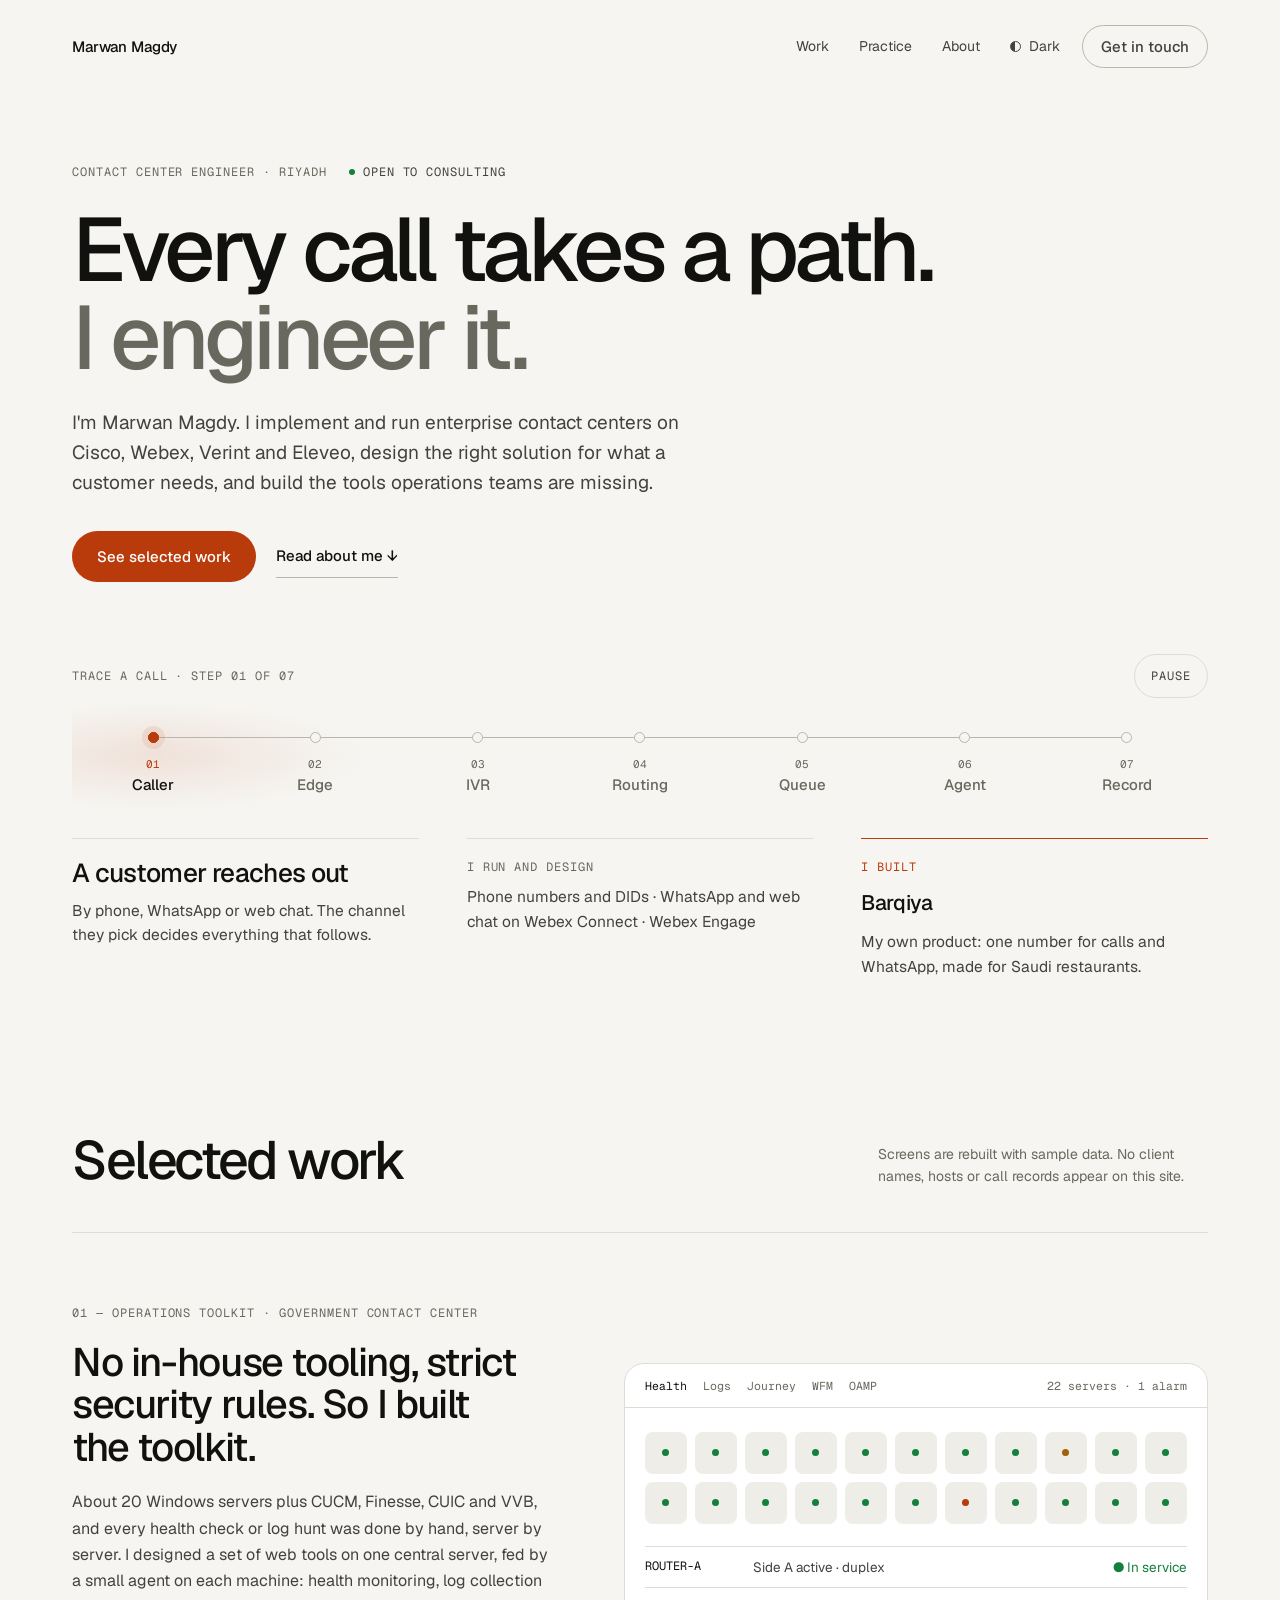
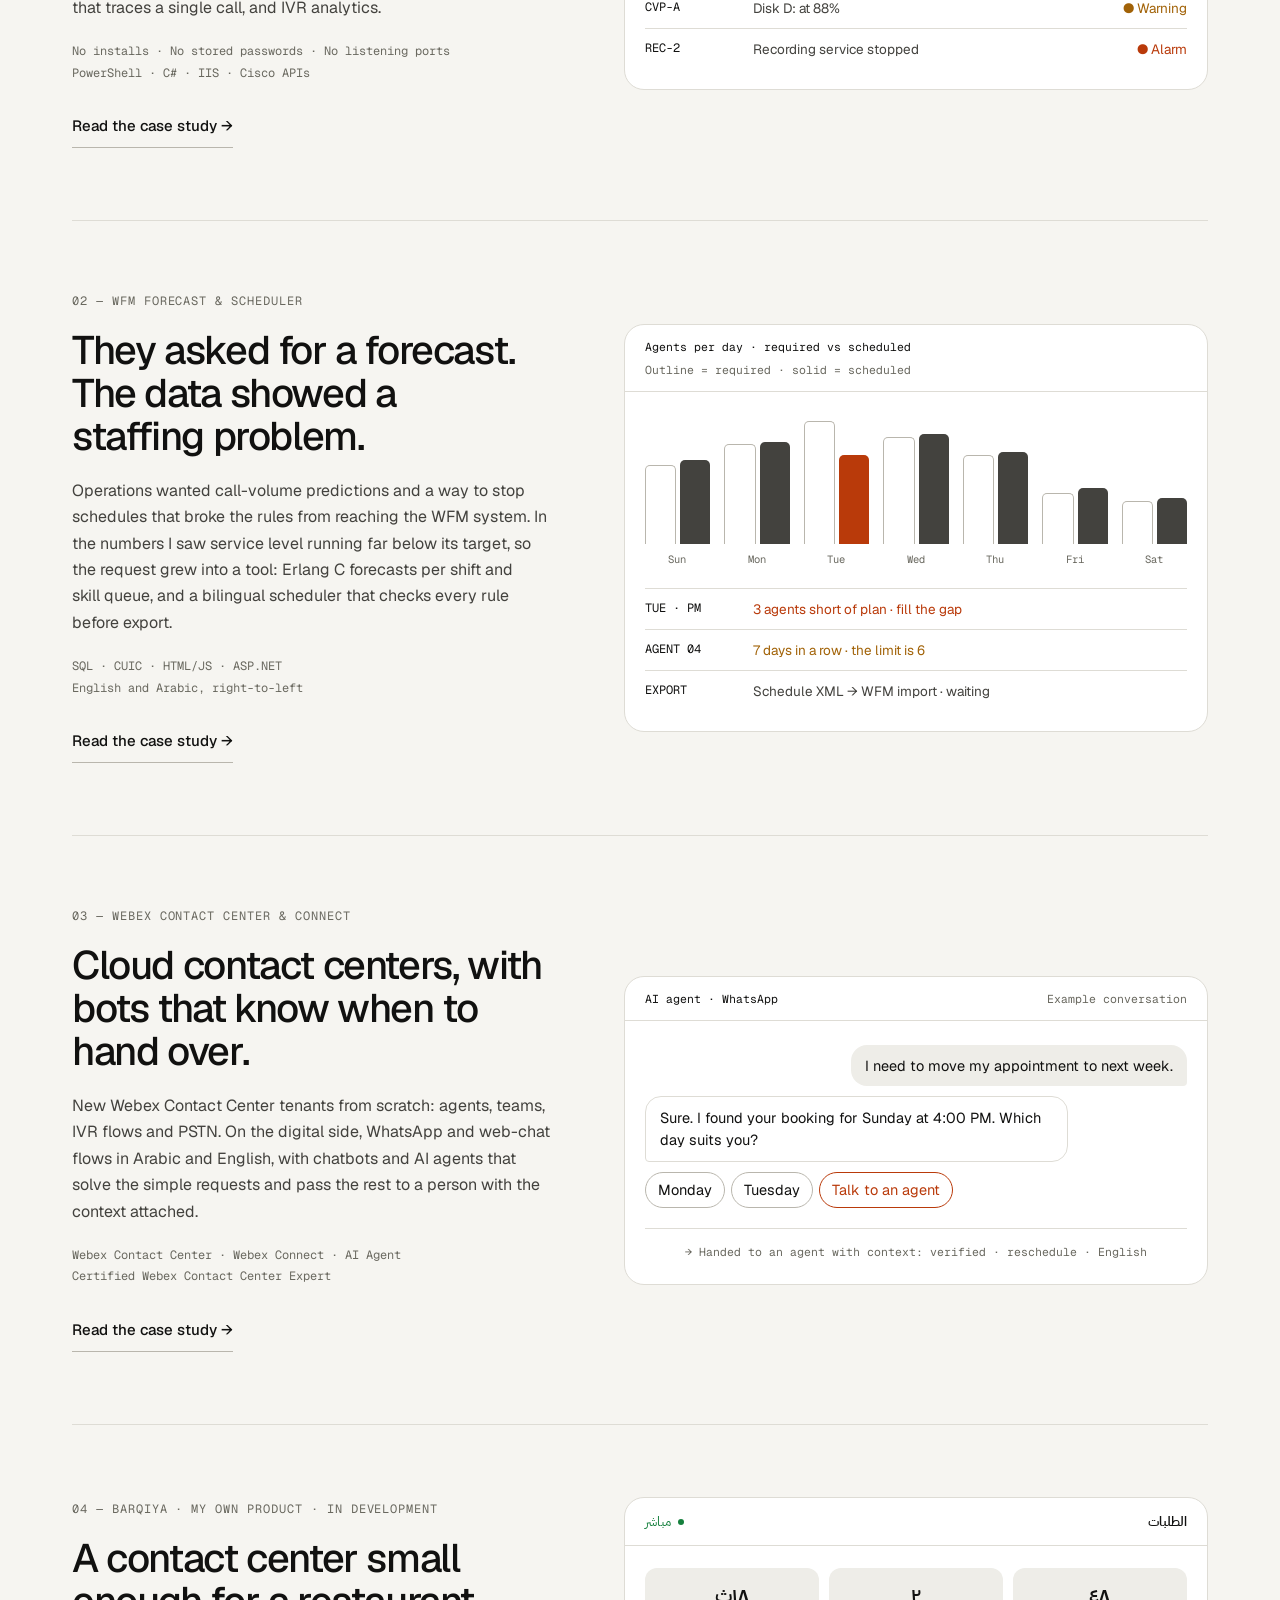
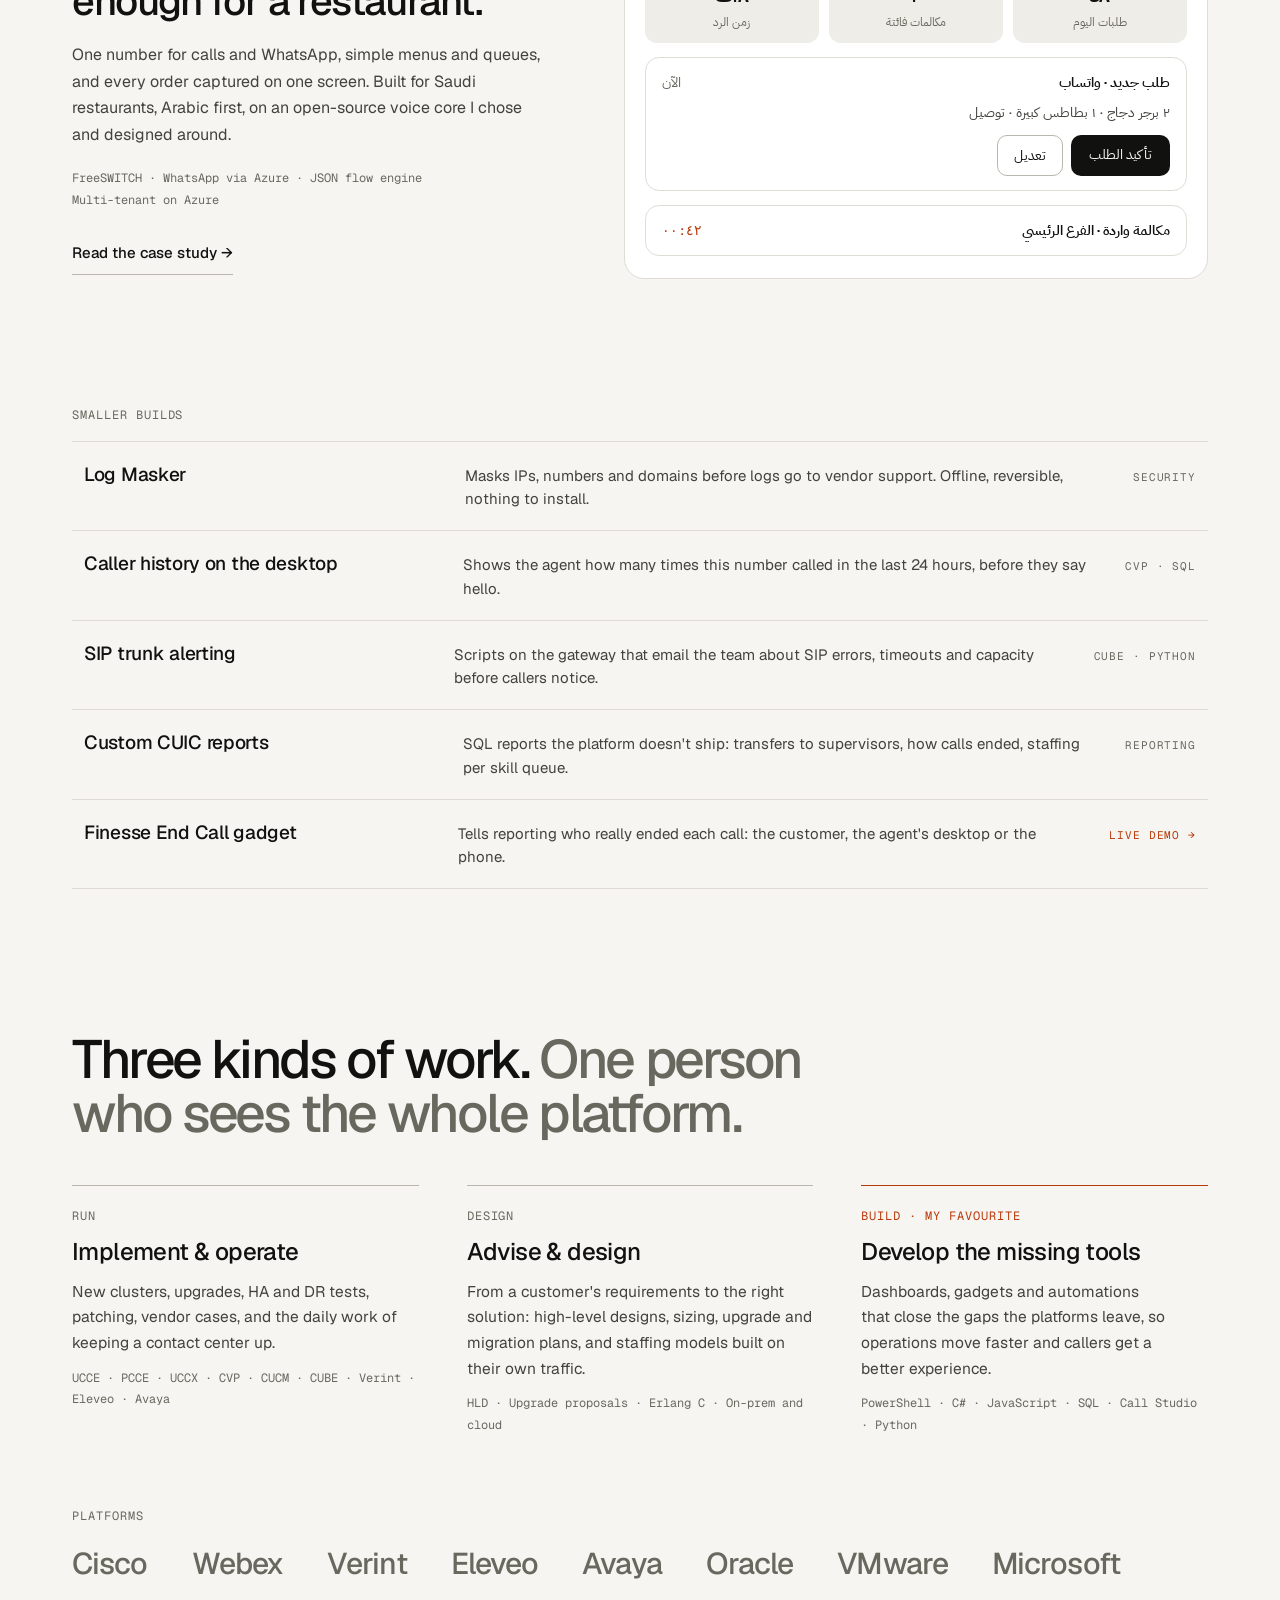
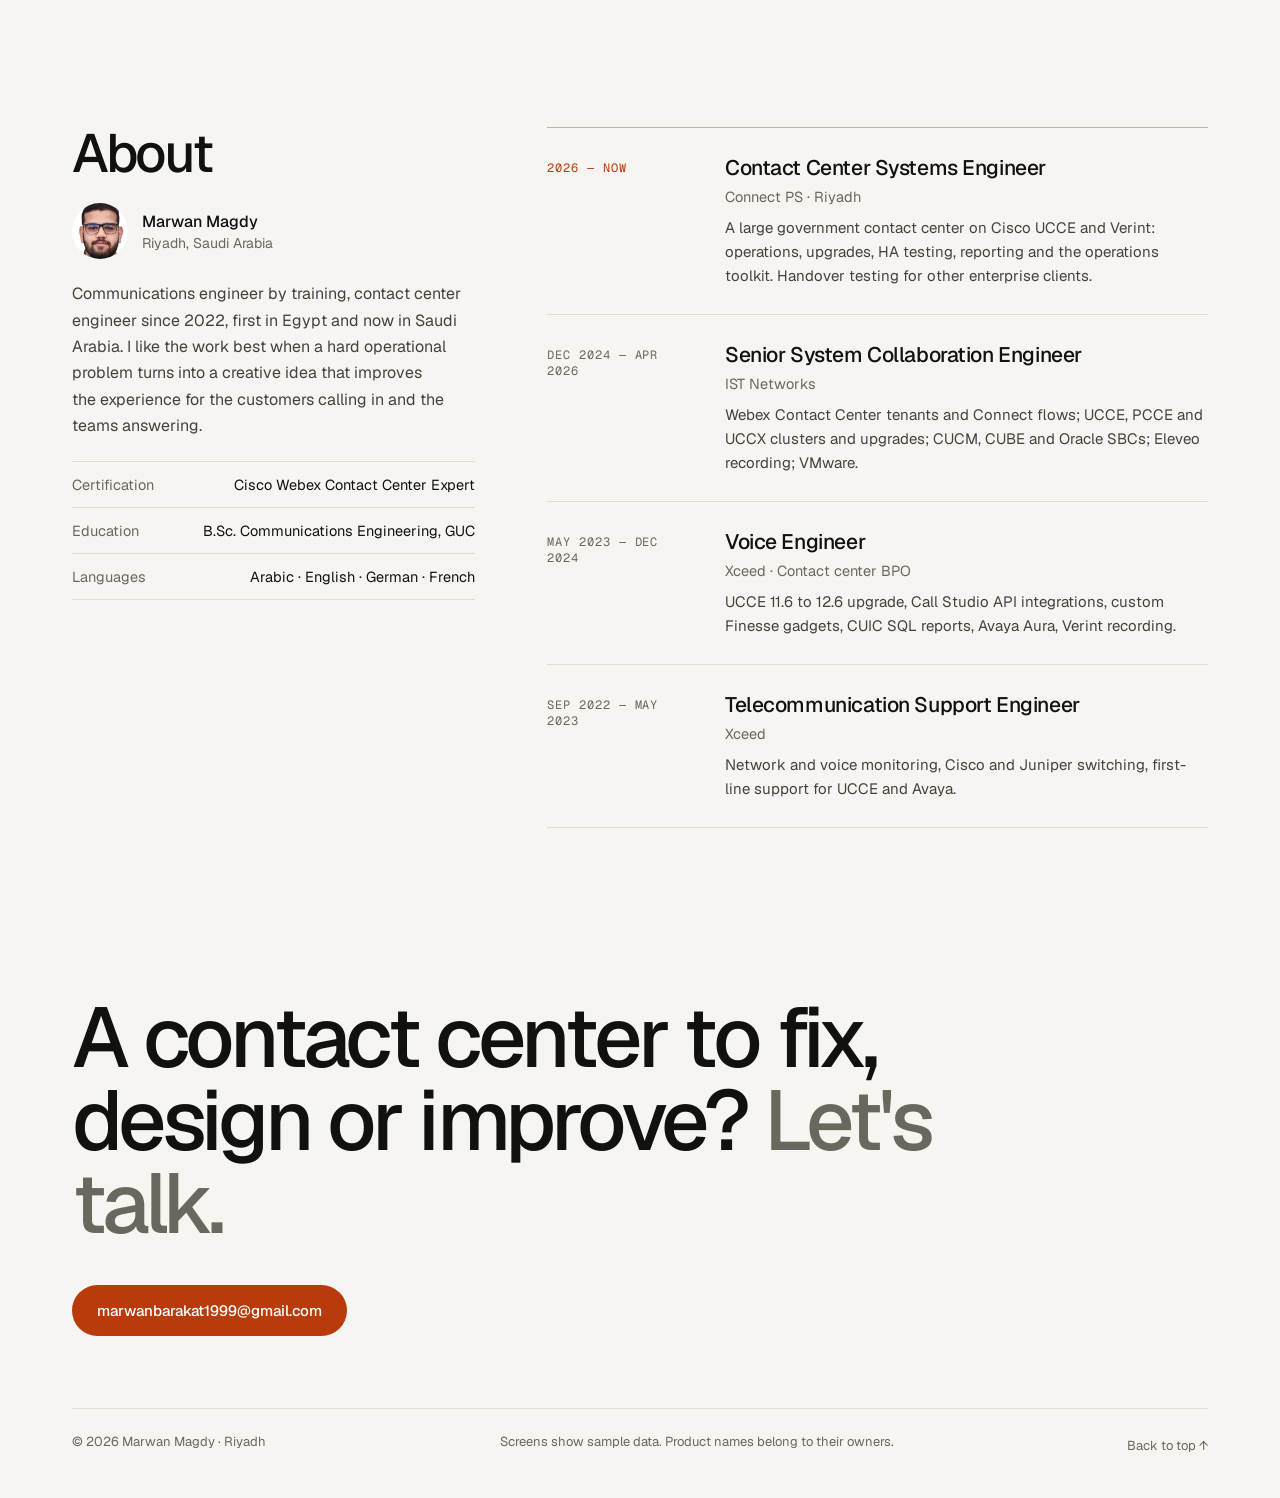
<file: index.html>
<!doctype html>
<html lang="en" data-theme="dark">
<head>
<meta charset="utf-8">
<meta name="viewport" content="width=device-width, initial-scale=1">
<title>Marwan Magdy — Contact Center Engineer</title>
<meta name="description" content="Contact center engineer in Riyadh. I implement and run enterprise contact centers on Cisco, Webex, Verint and Eleveo, design the right solution, and build the tools operations teams are missing.">
<meta name="color-scheme" content="dark light">
<link rel="canonical" href="https://marwanmagdy.com/">
<meta property="og:type" content="website">
<meta property="og:url" content="https://marwanmagdy.com/">
<meta property="og:title" content="Marwan Magdy — Contact Center Engineer">
<meta property="og:description" content="Every call takes a path. I engineer it. Cisco UCCE, Webex Contact Center, Verint and Eleveo — plus the tools operations teams are missing.">
<meta property="og:image" content="https://marwanmagdy.com/assets/og.png">
<meta name="twitter:card" content="summary_large_image">
<link rel="icon" href="/assets/favicon.svg" type="image/svg+xml">
<link rel="apple-touch-icon" href="/assets/icon-180.png">
<script>(function(){try{var t=localStorage.getItem("mm-theme");if(!t)t=window.matchMedia("(prefers-color-scheme: light)").matches?"light":"dark";document.documentElement.setAttribute("data-theme",t)}catch(e){}})();</script>
<link rel="preload" href="/assets/fonts/Geist-Variable.woff2" as="font" type="font/woff2" crossorigin>
<link rel="preload" href="/assets/fonts/GeistMono-Variable.woff2" as="font" type="font/woff2" crossorigin>
<link rel="stylesheet" href="/assets/styles.css">
</head>
<body>
<a class="skip" href="#main">Skip to content</a>

<header class="wrap">
  <nav class="nav" aria-label="Main">
    <a class="nav__home" href="/">Marwan Magdy</a>
    <div class="nav__links">
      <a href="#work">Work</a>
      <a href="#practice">Practice</a>
      <a href="#about">About</a>
      <button type="button" class="theme" data-theme-toggle aria-label="Switch to light theme">
        <span class="theme__dot" aria-hidden="true"></span><span data-theme-label>Light</span>
      </button>
      <a href="#contact" class="btn btn--ghost" style="margin-left:6px;padding:11px 18px;min-height:0">Get in touch</a>
    </div>
  </nav>
</header>

<main id="main">

<section class="wrap hero" id="top">
  <div class="hero__meta lab">
    <span>Contact center engineer · Riyadh</span>
    <span class="hero__status"><span class="blink" aria-hidden="true"></span>Open to consulting</span>
  </div>
  <h1>Every call takes a path.<br><span class="dim">I engineer it.</span></h1>
  <p class="lede">I'm Marwan Magdy. I implement and run enterprise contact centers on Cisco, Webex, Verint and Eleveo, design the right solution for what a customer needs, and build the tools operations teams are missing.</p>
  <div class="hero__actions">
    <a class="btn btn--accent" href="#work">See selected work</a>
    <a class="quiet" href="#about">Read about me ↓</a>
  </div>
</section>

<section class="wrap trace" data-trace aria-labelledby="trace-h">
  <div class="trace__head">
    <h2 id="trace-h" class="lab">Trace a call · step <span data-trace-count>01</span> of 07</h2>
    <button type="button" class="trace__toggle lab" data-trace-toggle>Pause</button>
  </div>
  <div class="trace__scroll">
    <div class="trace__rail">
      <div class="trace__glow" aria-hidden="true" style="left:7.14%"></div>
      <div class="trace__line" aria-hidden="true"><span class="trace__fill" style="width:0%"></span></div>
      <div class="trace__hops" role="tablist" aria-label="Steps of a call">
        <button type="button" class="hop" role="tab" id="hop-1" aria-controls="trace-panel" aria-selected="true"
          data-title="A customer reaches out"
          data-what="By phone, WhatsApp or web chat. The channel they pick decides everything that follows."
          data-run="Phone numbers and DIDs · WhatsApp and web chat on Webex Connect · Webex Engage"
          data-tool="Barqiya" data-href="/work/barqiya.html"
          data-toolline="My own product: one number for calls and WhatsApp, made for Saudi restaurants.">
          <span class="hop__dot" aria-hidden="true"></span>
          <span class="hop__text"><span class="hop__no">01</span><span class="hop__name">Caller</span></span>
        </button>
        <button type="button" class="hop" role="tab" id="hop-2" aria-controls="trace-panel" aria-selected="false" tabindex="-1"
          data-title="The call enters the network"
          data-what="Carrier trunks land on a session border controller that decides where the call is allowed to go."
          data-run="Cisco CUBE · Oracle SBC · voice gateways · SIP trunks, PRIs and DID routing"
          data-tool="SIP trunk alerting" data-href="#more"
          data-toolline="Scripts on the gateway that warn the team about SIP errors, timeouts and capacity.">
          <span class="hop__dot" aria-hidden="true"></span>
          <span class="hop__text"><span class="hop__no">02</span><span class="hop__name">Edge</span></span>
        </button>
        <button type="button" class="hop" role="tab" id="hop-3" aria-controls="trace-panel" aria-selected="false" tabindex="-1"
          data-title="The IVR or a bot answers"
          data-what="Menus, self-service and bots try to solve the request before a person is needed."
          data-run="Cisco CVP and Call Studio · Webex Contact Center flows · chatbots and AI agents"
          data-tool="Customer Journey" data-href="/work/toolkit.html#journey"
          data-toolline="Maps the path callers really take through the IVR, and where they give up.">
          <span class="hop__dot" aria-hidden="true"></span>
          <span class="hop__text"><span class="hop__no">03</span><span class="hop__name">IVR</span></span>
        </button>
        <button type="button" class="hop" role="tab" id="hop-4" aria-controls="trace-panel" aria-selected="false" tabindex="-1"
          data-title="The platform picks a destination"
          data-what="Routing scripts match the caller to the right skill, site and queue, on servers that must never go down."
          data-run="Cisco UCCE, PCCE and UCCX · routing scripts · precision queues · HA and DR"
          data-tool="Health Check" data-href="/work/toolkit.html#health"
          data-toolline="Every server and appliance on one page, with alarms and 30 days of history.">
          <span class="hop__dot" aria-hidden="true"></span>
          <span class="hop__text"><span class="hop__no">04</span><span class="hop__name">Routing</span></span>
        </button>
        <button type="button" class="hop" role="tab" id="hop-5" aria-controls="trace-panel" aria-selected="false" tabindex="-1"
          data-title="The caller waits for an agent"
          data-what="How long they wait was decided weeks earlier, by the forecast and the schedule."
          data-run="Service-level design · Erlang C staffing models · Verint workforce management"
          data-tool="WFM Forecast &amp; Scheduler" data-href="/work/wfm.html"
          data-toolline="Forecasts demand and stops schedules that break the rules before they reach the WFM system.">
          <span class="hop__dot" aria-hidden="true"></span>
          <span class="hop__text"><span class="hop__no">05</span><span class="hop__name">Queue</span></span>
        </button>
        <button type="button" class="hop" role="tab" id="hop-6" aria-controls="trace-panel" aria-selected="false" tabindex="-1"
          data-title="An agent takes the call"
          data-what="The desktop shows who is calling and why, and the phone carries the conversation."
          data-run="Cisco Finesse · CUCM · desktop gadgets and APIs"
          data-tool="End Call gadget" data-href="/work/end-call-gadget.html"
          data-toolline="Records whether the customer, the desktop or the phone ended each call. Try the live demo.">
          <span class="hop__dot" aria-hidden="true"></span>
          <span class="hop__text"><span class="hop__no">06</span><span class="hop__name">Agent</span></span>
        </button>
        <button type="button" class="hop" role="tab" id="hop-7" aria-controls="trace-panel" aria-selected="false" tabindex="-1"
          data-title="The call leaves a trail"
          data-what="Recordings, reports and logs are how the business learns, and how engineers find what went wrong."
          data-run="Verint and Eleveo recording · CUIC reporting · SQL"
          data-tool="Call Log Collector" data-href="/work/toolkit.html#logs"
          data-toolline="One case, every log, one timeline: follows a single call across every server.">
          <span class="hop__dot" aria-hidden="true"></span>
          <span class="hop__text"><span class="hop__no">07</span><span class="hop__name">Record</span></span>
        </button>
      </div>
    </div>
  </div>
  <div class="trace__panel" id="trace-panel" role="tabpanel" aria-labelledby="hop-1" data-trace-panel>
    <div class="tcol">
      <h3 data-f-title>A customer reaches out</h3>
      <p data-f-what>By phone, WhatsApp or web chat. The channel they pick decides everything that follows.</p>
    </div>
    <div class="tcol">
      <span class="lab">I run and design</span>
      <p class="tcol__run" data-f-run>Phone numbers and DIDs · WhatsApp and web chat on Webex Connect · Webex Engage</p>
    </div>
    <div class="tcol tcol--built">
      <span class="lab" style="color:var(--accent)">I built</span>
      <a class="tcol__tool" data-f-tool href="/work/barqiya.html">Barqiya</a>
      <p data-f-toolline>My own product: one number for calls and WhatsApp, made for Saudi restaurants.</p>
    </div>
  </div>
</section>

<section class="wrap section-gap" id="work" aria-labelledby="work-h">
  <div class="work__head">
    <h2 id="work-h" class="section">Selected work</h2>
    <p class="work__note">Screens are rebuilt with sample data. No client names, hosts or call records appear on this site.</p>
  </div>

  <article class="case" id="work-toolkit">
    <div class="case__text">
      <span class="lab">01 — Operations toolkit · Government contact center</span>
      <h3>No in-house tooling, strict security rules. So I built the toolkit.</h3>
      <p>About 20 Windows servers plus CUCM, Finesse, CUIC and VVB, and every health check or log hunt was done by hand, server by server. I designed a set of web tools on one central server, fed by a small agent on each machine: health monitoring, log collection that traces a single call, and IVR analytics.</p>
      <span class="case__stack">No installs · No stored passwords · No listening ports<br>PowerShell · C# · IIS · Cisco APIs</span>
      <a class="quiet" href="/work/toolkit.html">Read the case study →</a>
    </div>
    <div class="panel">
      <div class="panel__bar"><span style="display:flex;gap:16px"><span class="on">Health</span><span>Logs</span><span>Journey</span><span>WFM</span><span>OAMP</span></span><span>22 servers · 1 alarm</span></div>
      <div class="panel__body">
        <div class="grid-nodes" aria-hidden="true">
          <span class="node"><i></i></span><span class="node"><i></i></span><span class="node"><i></i></span><span class="node"><i></i></span><span class="node"><i></i></span><span class="node"><i></i></span><span class="node"><i></i></span><span class="node"><i></i></span><span class="node warn"><i></i></span><span class="node"><i></i></span><span class="node"><i></i></span>
          <span class="node"><i></i></span><span class="node"><i></i></span><span class="node"><i></i></span><span class="node"><i></i></span><span class="node"><i></i></span><span class="node"><i></i></span><span class="node alarm"><i></i></span><span class="node"><i></i></span><span class="node"><i></i></span><span class="node"><i></i></span><span class="node"><i></i></span>
        </div>
        <div class="rows">
          <div><span class="k">ROUTER-A</span><span class="v">Side A active · duplex</span><span class="ok">● In service</span></div>
          <div><span class="k">CVP-A</span><span class="v">Disk D: at 88%</span><span class="warn">● Warning</span></div>
          <div><span class="k">REC-2</span><span class="v">Recording service stopped</span><span class="alarm">● Alarm</span></div>
        </div>
      </div>
    </div>
  </article>

  <article class="case" id="work-wfm">
    <div class="case__text">
      <span class="lab">02 — WFM forecast &amp; scheduler</span>
      <h3>They asked for a forecast. The data showed a staffing problem.</h3>
      <p>Operations wanted call-volume predictions and a way to stop schedules that broke the rules from reaching the WFM system. In the numbers I saw service level running far below its target, so the request grew into a tool: Erlang C forecasts per shift and skill queue, and a bilingual scheduler that checks every rule before export.</p>
      <span class="case__stack">SQL · CUIC · HTML/JS · ASP.NET<br>English and Arabic, right-to-left</span>
      <a class="quiet" href="/work/wfm.html">Read the case study →</a>
    </div>
    <div class="panel">
      <div class="panel__bar"><span class="on">Agents per day · required vs scheduled</span><span>Outline = required · solid = scheduled</span></div>
      <div class="panel__body">
        <div class="bars" aria-hidden="true">
          <div class="bar"><div class="bar__pair"><span class="bar__req" style="height:62%"></span><span class="bar__sch" style="height:66%"></span></div><span class="bar__d">Sun</span></div>
          <div class="bar"><div class="bar__pair"><span class="bar__req" style="height:78%"></span><span class="bar__sch" style="height:80%"></span></div><span class="bar__d">Mon</span></div>
          <div class="bar"><div class="bar__pair"><span class="bar__req" style="height:96%"></span><span class="bar__sch short" style="height:70%"></span></div><span class="bar__d">Tue</span></div>
          <div class="bar"><div class="bar__pair"><span class="bar__req" style="height:84%"></span><span class="bar__sch" style="height:86%"></span></div><span class="bar__d">Wed</span></div>
          <div class="bar"><div class="bar__pair"><span class="bar__req" style="height:70%"></span><span class="bar__sch" style="height:72%"></span></div><span class="bar__d">Thu</span></div>
          <div class="bar"><div class="bar__pair"><span class="bar__req" style="height:40%"></span><span class="bar__sch" style="height:44%"></span></div><span class="bar__d">Fri</span></div>
          <div class="bar"><div class="bar__pair"><span class="bar__req" style="height:34%"></span><span class="bar__sch" style="height:36%"></span></div><span class="bar__d">Sat</span></div>
        </div>
        <div class="rows">
          <div><span class="k">TUE · PM</span><span class="alarm">3 agents short of plan · fill the gap</span><span></span></div>
          <div><span class="k">AGENT 04</span><span class="warn">7 days in a row · the limit is 6</span><span></span></div>
          <div><span class="k">EXPORT</span><span class="v">Schedule XML → WFM import · waiting</span><span></span></div>
        </div>
      </div>
    </div>
  </article>

  <article class="case" id="work-webex">
    <div class="case__text">
      <span class="lab">03 — Webex Contact Center &amp; Connect</span>
      <h3>Cloud contact centers, with bots that know when to hand over.</h3>
      <p>New Webex Contact Center tenants from scratch: agents, teams, IVR flows and PSTN. On the digital side, WhatsApp and web-chat flows in Arabic and English, with chatbots and AI agents that solve the simple requests and pass the rest to a person with the context attached.</p>
      <span class="case__stack">Webex Contact Center · Webex Connect · AI Agent<br>Certified Webex Contact Center Expert</span>
      <a class="quiet" href="/work/webex.html">Read the case study →</a>
    </div>
    <div class="panel">
      <div class="panel__bar"><span class="on">AI agent · WhatsApp</span><span>Example conversation</span></div>
      <div class="chat">
        <span class="me">I need to move my appointment to next week.</span>
        <span class="bot">Sure. I found your booking for Sunday at 4:00 PM. Which day suits you?</span>
        <span class="chips"><span>Monday</span><span>Tuesday</span><span class="hot">Talk to an agent</span></span>
        <span class="handover">→ Handed to an agent with context: verified · reschedule · English</span>
      </div>
    </div>
  </article>

  <article class="case" id="work-barqiya">
    <div class="case__text">
      <span class="lab">04 — Barqiya · My own product · In development</span>
      <h3>A contact center small enough for a restaurant.</h3>
      <p>One number for calls and WhatsApp, simple menus and queues, and every order captured on one screen. Built for Saudi restaurants, Arabic first, on an open-source voice core I chose and designed around.</p>
      <span class="case__stack">FreeSWITCH · WhatsApp via Azure · JSON flow engine<br>Multi-tenant on Azure</span>
      <a class="quiet" href="/work/barqiya.html">Read the case study →</a>
    </div>
    <div class="panel ar" lang="ar" dir="rtl">
      <div class="panel__bar"><span class="on" style="font-weight:600">الطلبات</span><span style="display:flex;align-items:center;gap:7px;color:var(--ok)"><span class="blink" aria-hidden="true"></span>مباشر</span></div>
      <div class="ar-body">
        <div class="ar-stats">
          <div><b>٤٨</b><span>طلبات اليوم</span></div>
          <div><b>٢</b><span>مكالمات فائتة</span></div>
          <div><b>١٨ث</b><span>زمن الرد</span></div>
        </div>
        <div class="ar-card">
          <div class="ar-card__top"><span style="font-weight:600">طلب جديد · واتساب</span><span class="dim">الآن</span></div>
          <div class="ar-card__items">٢ برجر دجاج · ١ بطاطس كبيرة · توصيل</div>
          <div class="ar-card__act"><span class="go">تأكيد الطلب</span><span class="alt">تعديل</span></div>
        </div>
        <div class="ar-card" style="flex-direction:row;justify-content:space-between;align-items:center;font-size:14px">
          <span style="font-weight:600">مكالمة واردة · الفرع الرئيسي</span><span class="mono" style="color:var(--accent)">٠٠:٤٢</span>
        </div>
      </div>
    </div>
  </article>

  <div id="more" style="padding-top:56px;display:flex;flex-direction:column;gap:18px">
    <h3 class="lab">Smaller builds</h3>
    <div class="list">
      <div><span class="name">Log Masker</span><span class="desc">Masks IPs, numbers and domains before logs go to vendor support. Offline, reversible, nothing to install.</span><span class="tag">Security</span></div>
      <div><span class="name">Caller history on the desktop</span><span class="desc">Shows the agent how many times this number called in the last 24 hours, before they say hello.</span><span class="tag">CVP · SQL</span></div>
      <div><span class="name">SIP trunk alerting</span><span class="desc">Scripts on the gateway that email the team about SIP errors, timeouts and capacity before callers notice.</span><span class="tag">CUBE · Python</span></div>
      <div><span class="name">Custom CUIC reports</span><span class="desc">SQL reports the platform doesn't ship: transfers to supervisors, how calls ended, staffing per skill queue.</span><span class="tag">Reporting</span></div>
      <a href="/work/end-call-gadget.html"><span class="name">Finesse End Call gadget</span><span class="desc">Tells reporting who really ended each call: the customer, the agent's desktop or the phone.</span><span class="tag hot">Live demo →</span></a>
    </div>
  </div>
</section>

<section class="wrap section-gap practice" id="practice" aria-labelledby="prac-h">
  <h2 id="prac-h" class="section" style="max-width:760px">Three kinds of work. <span class="dim">One person who sees the whole platform.</span></h2>
  <div class="cols">
    <div class="col">
      <span class="lab">Run</span>
      <h3>Implement &amp; operate</h3>
      <p>New clusters, upgrades, HA and DR tests, patching, vendor cases, and the daily work of keeping a contact center up.</p>
      <span class="col__stack">UCCE · PCCE · UCCX · CVP · CUCM · CUBE · Verint · Eleveo · Avaya</span>
    </div>
    <div class="col">
      <span class="lab">Design</span>
      <h3>Advise &amp; design</h3>
      <p>From a customer's requirements to the right solution: high-level designs, sizing, upgrade and migration plans, and staffing models built on their own traffic.</p>
      <span class="col__stack">HLD · Upgrade proposals · Erlang C · On-prem and cloud</span>
    </div>
    <div class="col col--build">
      <span class="lab" style="color:var(--accent)">Build · my favourite</span>
      <h3>Develop the missing tools</h3>
      <p>Dashboards, gadgets and automations that close the gaps the platforms leave, so operations move faster and callers get a better experience.</p>
      <span class="col__stack">PowerShell · C# · JavaScript · SQL · Call Studio · Python</span>
    </div>
  </div>
  <div style="display:flex;flex-direction:column;gap:20px;padding-top:28px">
    <span class="lab">Platforms</span>
    <div class="platforms">
      <span>Cisco</span><span>Webex</span><span>Verint</span><span>Eleveo</span><span>Avaya</span><span>Oracle</span><span>VMware</span><span>Microsoft</span>
    </div>
  </div>
</section>

<section class="wrap section-gap about" id="about" aria-labelledby="about-h">
  <div class="about__left">
    <h2 id="about-h" class="section">About</h2>
    <div class="about__id">
      <img src="/assets/portrait.webp" width="56" height="56" alt="Marwan Magdy" loading="lazy">
      <span><span style="font-weight:500;font-size:16px">Marwan Magdy</span><span class="dim" style="font-size:14px">Riyadh, Saudi Arabia</span></span>
    </div>
    <p style="font-size:16px;line-height:1.65;color:var(--body)">Communications engineer by training, contact center engineer since 2022, first in Egypt and now in Saudi Arabia. I like the work best when a hard operational problem turns into a creative idea that improves the experience for the customers calling in and the teams answering.</p>
    <div class="about__facts">
      <span><span class="dim">Certification</span><span>Cisco Webex Contact Center Expert</span></span>
      <span><span class="dim">Education</span><span>B.Sc. Communications Engineering, GUC</span></span>
      <span><span class="dim">Languages</span><span>Arabic · English · German · French</span></span>
    </div>
  </div>
  <ol class="cv">
    <li><span class="when lab now">2026 — Now</span><div class="what"><span class="role">Contact Center Systems Engineer</span><span class="where">Connect PS · Riyadh</span><span class="did">A large government contact center on Cisco UCCE and Verint: operations, upgrades, HA testing, reporting and the operations toolkit. Handover testing for other enterprise clients.</span></div></li>
    <li><span class="when lab">Dec 2024 — Apr 2026</span><div class="what"><span class="role">Senior System Collaboration Engineer</span><span class="where">IST Networks</span><span class="did">Webex Contact Center tenants and Connect flows; UCCE, PCCE and UCCX clusters and upgrades; CUCM, CUBE and Oracle SBCs; Eleveo recording; VMware.</span></div></li>
    <li><span class="when lab">May 2023 — Dec 2024</span><div class="what"><span class="role">Voice Engineer</span><span class="where">Xceed · Contact center BPO</span><span class="did">UCCE 11.6 to 12.6 upgrade, Call Studio API integrations, custom Finesse gadgets, CUIC SQL reports, Avaya Aura, Verint recording.</span></div></li>
    <li><span class="when lab">Sep 2022 — May 2023</span><div class="what"><span class="role">Telecommunication Support Engineer</span><span class="where">Xceed</span><span class="did">Network and voice monitoring, Cisco and Juniper switching, first-line support for UCCE and Avaya.</span></div></li>
  </ol>
</section>

<section class="wrap contact" id="contact" aria-labelledby="contact-h">
  <h2 id="contact-h">A contact center to fix, design or improve? <span class="dim">Let's talk.</span></h2>
  <div class="contact__actions">
    <a class="btn btn--accent" href="mailto:marwanbarakat1999@gmail.com">marwanbarakat1999@gmail.com</a>
  </div>
</section>

</main>

<footer class="wrap">
  <div class="foot">
    <span>© <span data-year>2026</span> Marwan Magdy · Riyadh</span>
    <span>Screens show sample data. Product names belong to their owners.</span>
    <a href="#top">Back to top ↑</a>
  </div>
</footer>

<script src="/assets/main.js" defer></script>
</body>
</html>
</file>
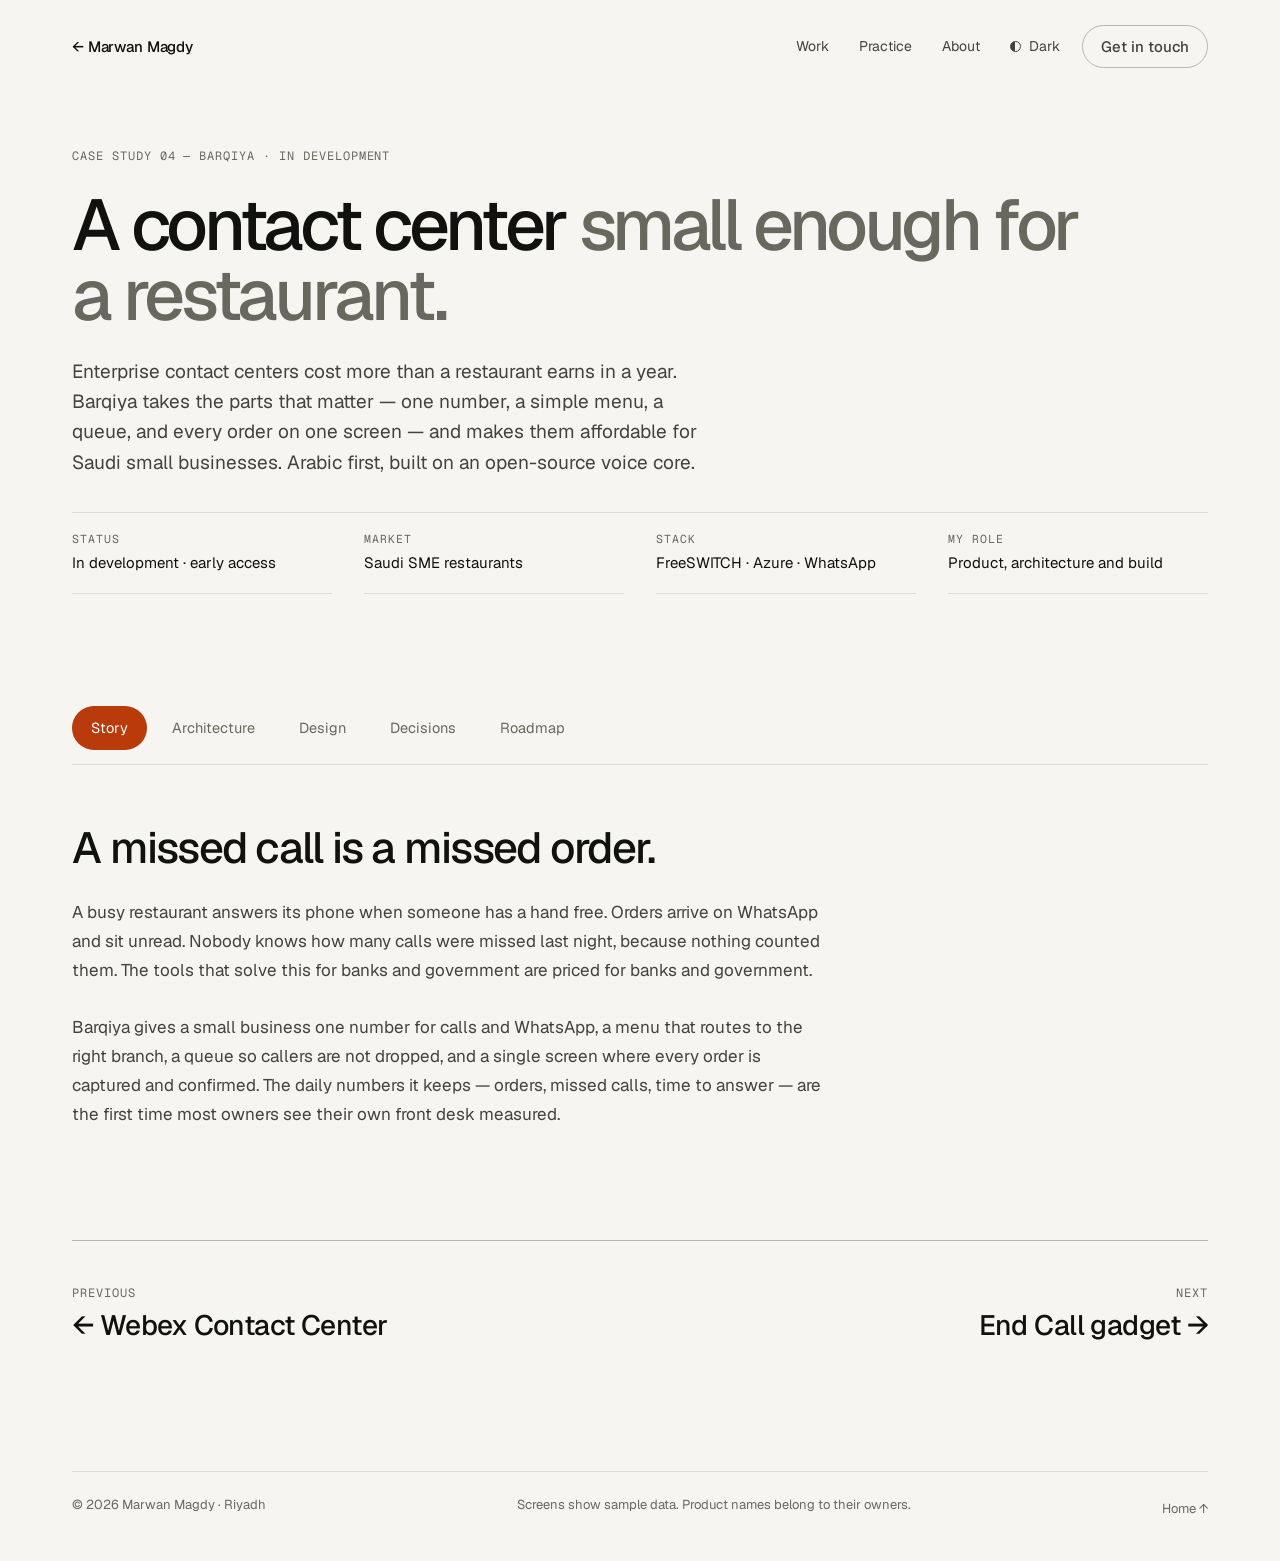
<file: work/barqiya.html>
<!doctype html>
<html lang="en" data-theme="dark">
<head>
<meta charset="utf-8">
<meta name="viewport" content="width=device-width, initial-scale=1">
<title>Barqiya — Marwan Magdy</title>
<meta name="description" content="A cloud contact center for Saudi restaurants: one number for calls and WhatsApp, simple menus and queues, every order on one screen.">
<meta name="color-scheme" content="dark light">
<link rel="canonical" href="https://marwanmagdy.com/work/barqiya.html">
<meta property="og:type" content="article">
<meta property="og:url" content="https://marwanmagdy.com/work/barqiya.html">
<meta property="og:title" content="Barqiya — Marwan Magdy">
<meta property="og:description" content="A cloud contact center for Saudi restaurants: one number for calls and WhatsApp, simple menus and queues, every order on one screen.">
<meta property="og:image" content="https://marwanmagdy.com/assets/og.png">
<meta name="twitter:card" content="summary_large_image">
<link rel="icon" href="/assets/favicon.svg" type="image/svg+xml">
<script>(function(){try{var t=localStorage.getItem("mm-theme");if(!t)t=window.matchMedia("(prefers-color-scheme: light)").matches?"light":"dark";document.documentElement.setAttribute("data-theme",t)}catch(e){}})();</script>
<link rel="preload" href="/assets/fonts/Geist-Variable.woff2" as="font" type="font/woff2" crossorigin>
<link rel="preload" href="/assets/fonts/GeistMono-Variable.woff2" as="font" type="font/woff2" crossorigin>
<link rel="stylesheet" href="/assets/styles.css">
</head>
<body>
<a class="skip" href="#main">Skip to content</a>
<header class="wrap">
  <nav class="nav" aria-label="Main">
    <a class="nav__home" href="/">← Marwan Magdy</a>
    <div class="nav__links">
      <a href="/#work">Work</a>
      <a href="/#practice">Practice</a>
      <a href="/#about">About</a>
      <button type="button" class="theme" data-theme-toggle aria-label="Switch to light theme">
        <span class="theme__dot" aria-hidden="true"></span><span data-theme-label>Light</span>
      </button>
      <a href="/#contact" class="btn btn--ghost" style="margin-left:6px;padding:11px 18px;min-height:0">Get in touch</a>
    </div>
  </nav>
</header>
<main id="main">
<section class="wrap cs-head">
  <span class="lab">Case study 04 — Barqiya · In development</span>
  <h1>A contact center <span class="dim">small enough for a restaurant.</span></h1>
  <p class="lede">Enterprise contact centers cost more than a restaurant earns in a year. Barqiya takes the parts that matter — one number, a simple menu, a queue, and every order on one screen — and makes them affordable for Saudi small businesses. Arabic first, built on an open-source voice core.</p>
  <dl class="cs-facts"><div><dt>Status</dt><dd>In development · early access</dd></div><div><dt>Market</dt><dd>Saudi SME restaurants</dd></div><div><dt>Stack</dt><dd>FreeSWITCH · Azure · WhatsApp</dd></div><div><dt>My role</dt><dd>Product, architecture and build</dd></div></dl>
</section>

<section class="wrap cs-block">
  <div class="tabs" role="tablist" data-tabs aria-label="Barqiya sections">
    <button type="button" role="tab" id="t-story" aria-controls="p-story" aria-selected="true">Story</button>
    <button type="button" role="tab" id="t-hld" aria-controls="p-hld" aria-selected="false" tabindex="-1">Architecture</button>
    <button type="button" role="tab" id="t-design" aria-controls="p-design" aria-selected="false" tabindex="-1">Design</button>
    <button type="button" role="tab" id="t-dec" aria-controls="p-dec" aria-selected="false" tabindex="-1">Decisions</button>
    <button type="button" role="tab" id="t-road" aria-controls="p-road" aria-selected="false" tabindex="-1">Roadmap</button>
  </div>

  <div class="tabpanel" id="p-story" role="tabpanel" aria-labelledby="t-story">
    <h2>A missed call is a missed order.</h2>
    <p>A busy restaurant answers its phone when someone has a hand free. Orders arrive on WhatsApp and sit unread. Nobody knows how many calls were missed last night, because nothing counted them. The tools that solve this for banks and government are priced for banks and government.</p>
    <p>Barqiya gives a small business one number for calls and WhatsApp, a menu that routes to the right branch, a queue so callers are not dropped, and a single screen where every order is captured and confirmed. The daily numbers it keeps — orders, missed calls, time to answer — are the first time most owners see their own front desk measured.</p>
  </div>

  <div class="tabpanel" id="p-hld" role="tabpanel" aria-labelledby="t-hld" hidden>
    <h2>How it is put together.</h2>
    <div class="cs-two">
      <p>Voice runs on FreeSWITCH, with calls arriving over SIP from a local carrier. WhatsApp arrives through Azure Communication Services. Both land in the same flow engine, which reads a JSON definition per tenant rather than dialplan XML, so a menu change is data and not a deployment.</p>
      <p>Routing picks an agent from Postgres at the moment a call needs one, using the skills recorded for each branch. One URL serves every tenant, with the separation enforced on the server. It runs in Azure, and moves to the Saudi region as the product reaches general availability.</p>
    </div>
    <div class="rows" style="max-width:760px">
      <div><span class="k">VOICE</span><span class="v">FreeSWITCH · SIP from a local carrier</span><span class="dim">Phase 1</span></div>
      <div><span class="k">MESSAGING</span><span class="v">WhatsApp via Azure Communication Services</span><span class="dim">Phase 1</span></div>
      <div><span class="k">FLOWS</span><span class="v">JSON flow engine, one definition per tenant</span><span class="dim">Phase 1</span></div>
      <div><span class="k">ROUTING</span><span class="v">Skills-based, resolved in Postgres at routing time</span><span class="dim">Phase 1</span></div>
      <div><span class="k">IDENTITY</span><span class="v">Microsoft Entra External ID</span><span class="dim">Phase 1</span></div>
      <div><span class="k">HOSTING</span><span class="v">Azure · multi-tenant behind one URL</span><span class="dim">Phase 1</span></div>
    </div>
  </div>

  <div class="tabpanel" id="p-design" role="tabpanel" aria-labelledby="t-design" hidden>
    <h2>Designed for a phone on a counter.</h2>
    <div class="cs-two">
      <p>The person using this is standing up, in a kitchen, with one hand. So the screen shows today's numbers, the order that just arrived, and two buttons: confirm or edit. Arabic is the default language and the layout is right to left from the start, not flipped afterwards. Numerals are Arabic-Indic, because that is what the staff read.</p>
      <p class="dim" style="font-size:15px">Screens below use sample data.</p>
    </div>
    <div class="panel ar" lang="ar" dir="rtl" style="flex:none;max-width:420px">
      <div class="panel__bar"><span class="on" style="font-weight:600">الطلبات</span><span style="display:flex;align-items:center;gap:7px;color:var(--ok)"><span class="blink" aria-hidden="true"></span>مباشر</span></div>
      <div class="ar-body">
        <div class="ar-stats">
          <div><b>٤٨</b><span>طلبات اليوم</span></div>
          <div><b>٢</b><span>مكالمات فائتة</span></div>
          <div><b>١٨ث</b><span>زمن الرد</span></div>
        </div>
        <div class="ar-card">
          <div class="ar-card__top"><span style="font-weight:600">طلب جديد · واتساب</span><span class="dim">الآن</span></div>
          <div class="ar-card__items">٢ برجر دجاج · ١ بطاطس كبيرة · توصيل</div>
          <div class="ar-card__act"><span class="go">تأكيد الطلب</span><span class="alt">تعديل</span></div>
        </div>
        <div class="ar-card" style="flex-direction:row;justify-content:space-between;align-items:center;font-size:14px">
          <span style="font-weight:600">مكالمة واردة · الفرع الرئيسي</span><span class="mono" style="color:var(--accent)">٠٠:٤٢</span>
        </div>
        <div class="ar-card" style="flex-direction:row;justify-content:space-between;font-size:14px;color:var(--muted)">
          <span>طلب ١٠٤٧ · استلام</span><span>قيد التحضير</span>
        </div>
      </div>
    </div>
  </div>

  <div class="tabpanel" id="p-dec" role="tabpanel" aria-labelledby="t-dec" hidden>
    <h2>Decisions, and why.</h2>
    <ol class="steps">
      <li><span class="n">01</span><span class="t"><b>FreeSWITCH over Asterisk</b><span>Better behaviour under concurrent load per instance, and a cleaner event interface for the flow engine to drive.</span></span></li>
      <li><span class="n">02</span><span class="t"><b>A JSON flow engine, not dialplan XML</b><span>Menus become data a tenant can change, which means no deployment and no dialplan reload for a new branch or a new opening hour.</span></span></li>
      <li><span class="n">03</span><span class="t"><b>Deterministic menus first, voice bot later</b><span>A restaurant needs its orders captured correctly tonight. Speech recognition is a Phase 2 improvement, not a Phase 1 risk.</span></span></li>
      <li><span class="n">04</span><span class="t"><b>Skills resolved at routing time</b><span>Branch and language skills live in Postgres and are read when a call needs an agent, so changing staff does not mean rebuilding queues.</span></span></li>
      <li><span class="n">05</span><span class="t"><b>One URL, server-side separation</b><span>Simpler for customers than a subdomain each, as long as tenancy is enforced on the server and never in the browser.</span></span></li>
    </ol>
  </div>

  <div class="tabpanel" id="p-road" role="tabpanel" aria-labelledby="t-road" hidden>
    <h2>Where it is going.</h2>
    <div class="cols">
      <div class="col"><span class="lab">Phase 1 · in progress</span><h3>Take the order</h3><p>Voice and WhatsApp into one queue, deterministic menus, order capture and the daily numbers.</p></div>
      <div class="col"><span class="lab">Phase 2</span><h3>Understand the caller</h3><p>A voice bot for the common requests, and order history so a regular customer is recognised.</p></div>
      <div class="col col--build"><span class="lab">At general availability</span><h3>Local and ready</h3><p>Move to the Saudi Azure region, and the commercial registration that comes with the first paying customers.</p></div>
    </div>
  </div>
</section>
<div class="wrap"><div class="pager">
  <a href="/work/webex.html"><span class="lab">Previous</span><span class="big">← Webex Contact Center</span></a>
  <a href="/work/end-call-gadget.html" class="r"><span class="lab">Next</span><span class="big">End Call gadget →</span></a>
</div></div>
</main>
<footer class="wrap">
  <div class="foot">
    <span>&copy; <span data-year>2026</span> Marwan Magdy · Riyadh</span>
    <span>Screens show sample data. Product names belong to their owners.</span>
    <a href="/">Home ↑</a>
  </div>
</footer>
<script src="/assets/main.js" defer></script>
</body>
</html>
</file>
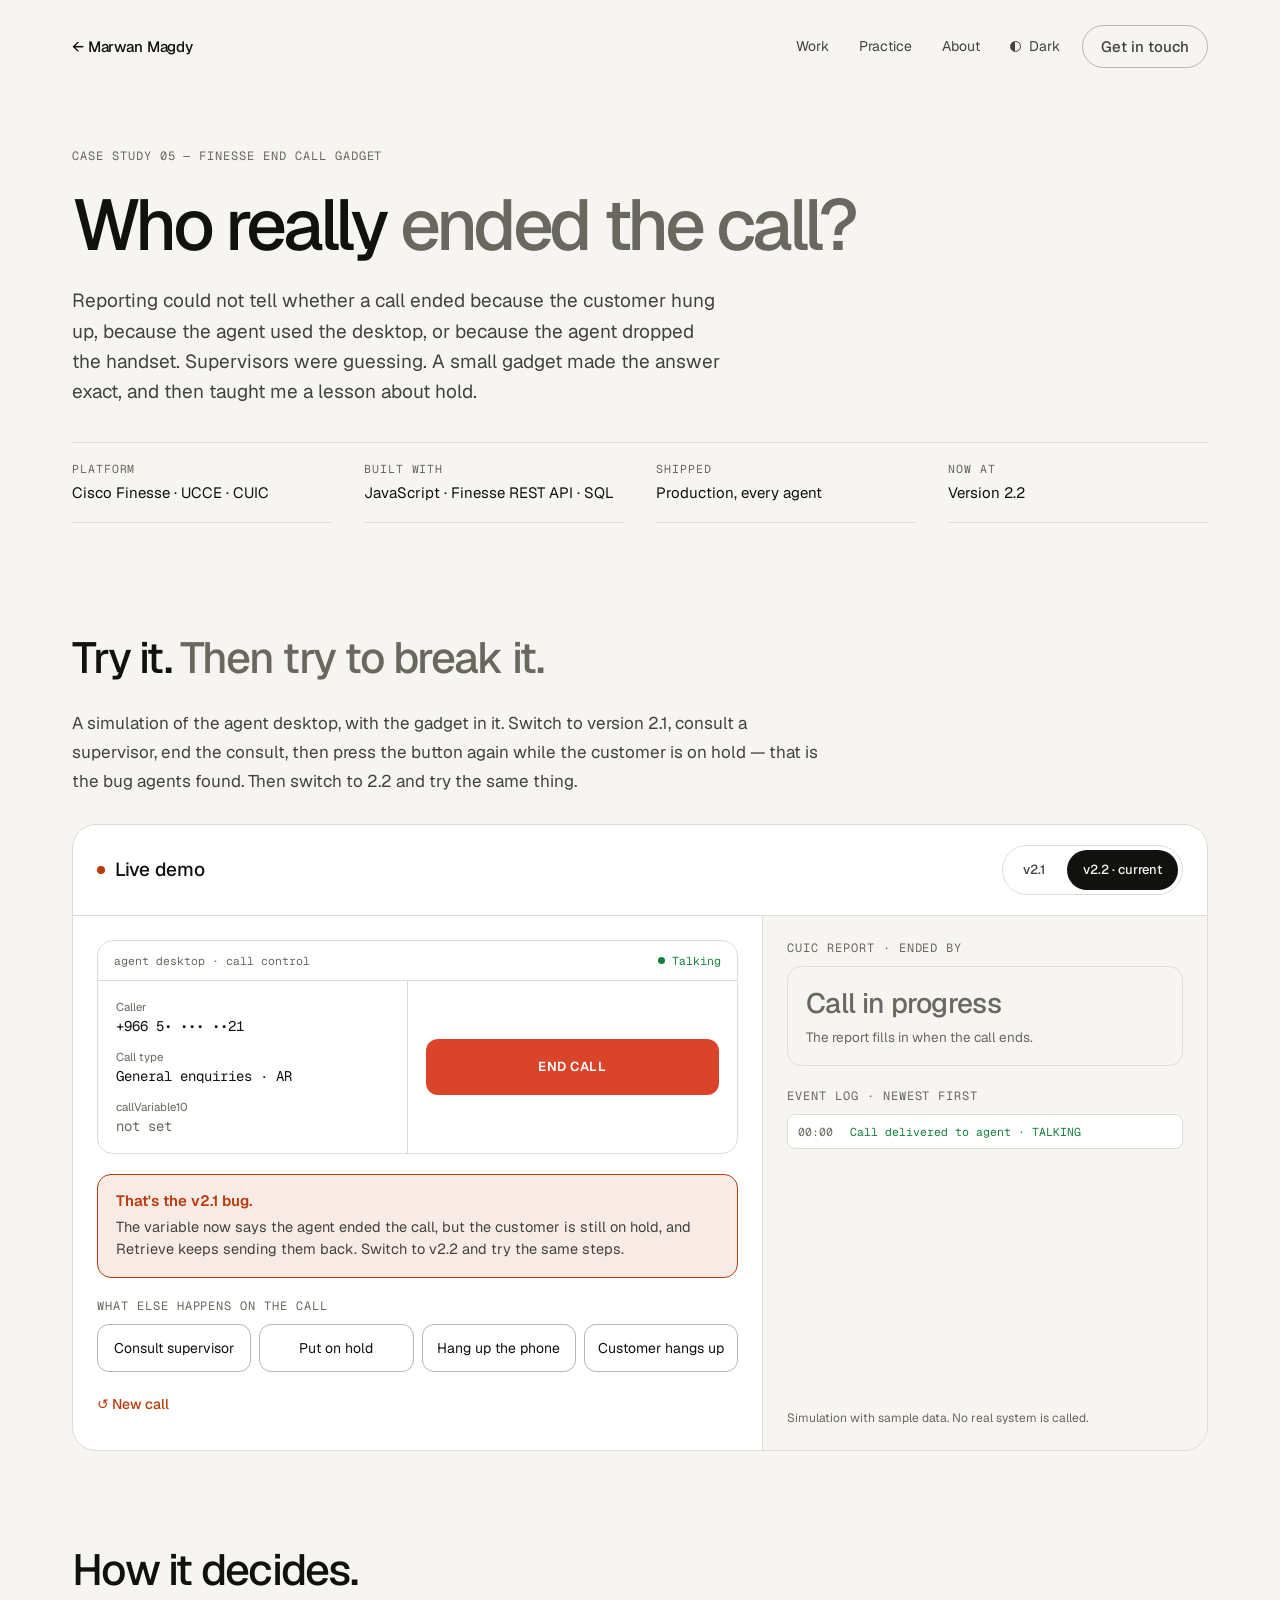
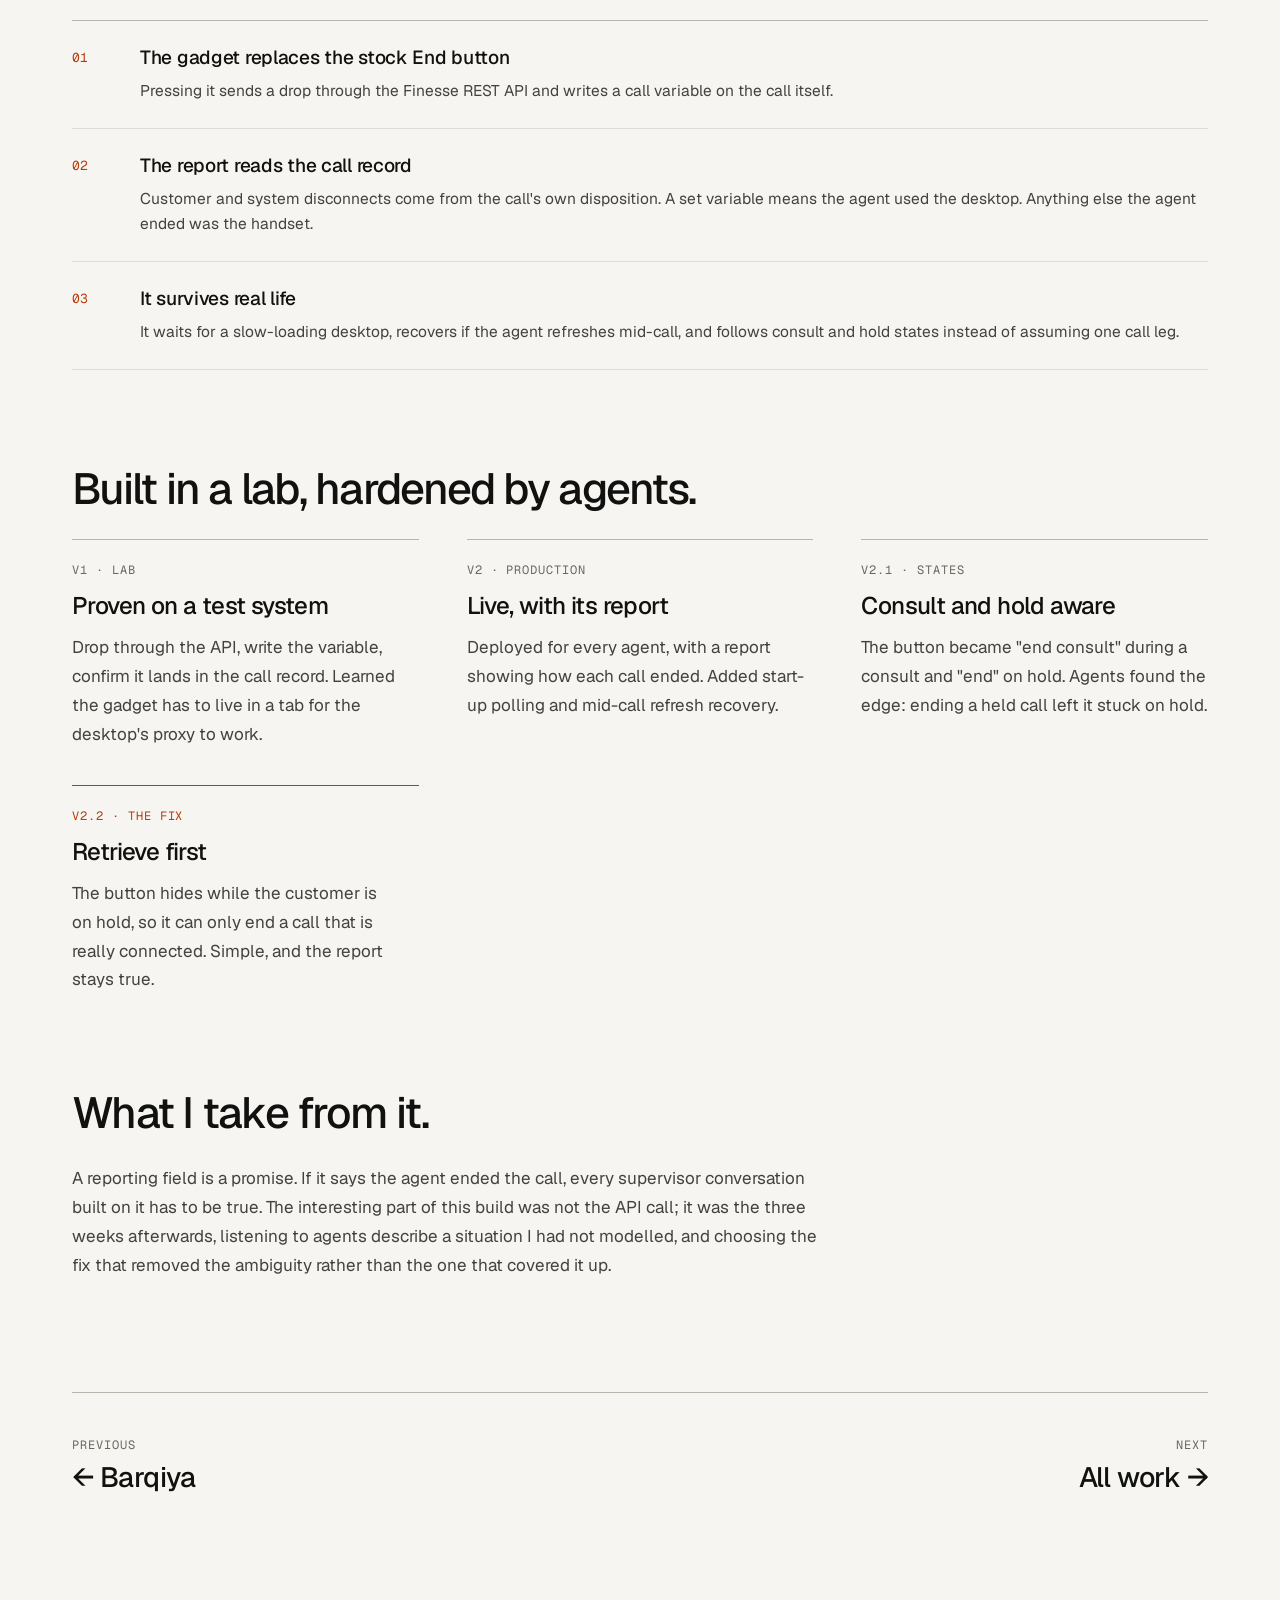
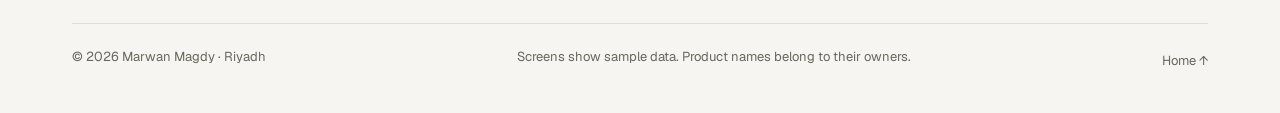
<file: work/end-call-gadget.html>
<!doctype html>
<html lang="en" data-theme="dark">
<head>
<meta charset="utf-8">
<meta name="viewport" content="width=device-width, initial-scale=1">
<title>Finesse End Call gadget — Marwan Magdy</title>
<meta name="description" content="A Cisco Finesse gadget that records whether the customer, the agent's desktop or the phone ended each call. Includes a live, interactive demo.">
<meta name="color-scheme" content="dark light">
<link rel="canonical" href="https://marwanmagdy.com/work/end-call-gadget.html">
<meta property="og:type" content="article">
<meta property="og:url" content="https://marwanmagdy.com/work/end-call-gadget.html">
<meta property="og:title" content="Finesse End Call gadget — Marwan Magdy">
<meta property="og:description" content="A Cisco Finesse gadget that records whether the customer, the agent's desktop or the phone ended each call. Includes a live, interactive demo.">
<meta property="og:image" content="https://marwanmagdy.com/assets/og.png">
<meta name="twitter:card" content="summary_large_image">
<link rel="icon" href="/assets/favicon.svg" type="image/svg+xml">
<script>(function(){try{var t=localStorage.getItem("mm-theme");if(!t)t=window.matchMedia("(prefers-color-scheme: light)").matches?"light":"dark";document.documentElement.setAttribute("data-theme",t)}catch(e){}})();</script>
<link rel="preload" href="/assets/fonts/Geist-Variable.woff2" as="font" type="font/woff2" crossorigin>
<link rel="preload" href="/assets/fonts/GeistMono-Variable.woff2" as="font" type="font/woff2" crossorigin>
<link rel="stylesheet" href="/assets/styles.css">
</head>
<body>
<a class="skip" href="#main">Skip to content</a>
<header class="wrap">
  <nav class="nav" aria-label="Main">
    <a class="nav__home" href="/">← Marwan Magdy</a>
    <div class="nav__links">
      <a href="/#work">Work</a>
      <a href="/#practice">Practice</a>
      <a href="/#about">About</a>
      <button type="button" class="theme" data-theme-toggle aria-label="Switch to light theme">
        <span class="theme__dot" aria-hidden="true"></span><span data-theme-label>Light</span>
      </button>
      <a href="/#contact" class="btn btn--ghost" style="margin-left:6px;padding:11px 18px;min-height:0">Get in touch</a>
    </div>
  </nav>
</header>
<main id="main">
<section class="wrap cs-head">
  <span class="lab">Case study 05 — Finesse End Call gadget</span>
  <h1>Who really <span class="dim">ended the call?</span></h1>
  <p class="lede">Reporting could not tell whether a call ended because the customer hung up, because the agent used the desktop, or because the agent dropped the handset. Supervisors were guessing. A small gadget made the answer exact, and then taught me a lesson about hold.</p>
  <dl class="cs-facts"><div><dt>Platform</dt><dd>Cisco Finesse · UCCE · CUIC</dd></div><div><dt>Built with</dt><dd>JavaScript · Finesse REST API · SQL</dd></div><div><dt>Shipped</dt><dd>Production, every agent</dd></div><div><dt>Now at</dt><dd>Version 2.2</dd></div></dl>
</section>

<section class="wrap cs-block">
  <h2>Try it. <span class="dim">Then try to break it.</span></h2>
  <p>A simulation of the agent desktop, with the gadget in it. Switch to version 2.1, consult a supervisor, end the consult, then press the button again while the customer is on hold — that is the bug agents found. Then switch to 2.2 and try the same thing.</p>

  <div class="demo" data-demo>
    <div class="demo__head">
      <span class="demo__title"><i aria-hidden="true"></i>Live demo</span>
      <div class="vswitch" role="group" aria-label="Gadget version">
        <button type="button" data-version="2.1" aria-pressed="false">v2.1</button>
        <button type="button" data-version="2.2" aria-pressed="true">v2.2 · current</button>
      </div>
    </div>
    <div class="demo__grid">
      <div class="demo__left">
        <div class="desk">
          <div class="desk__bar">
            <span>agent desktop · call control</span>
            <span class="desk__state" data-d-statewrap><i aria-hidden="true"></i><span data-d-state>Talking</span></span>
          </div>
          <div class="desk__cols">
            <div class="desk__info">
              <span><span class="k">Caller</span><span class="v">+966 5• ••• ••21</span></span>
              <span><span class="k">Call type</span><span class="v">General enquiries · AR</span></span>
              <span><span class="k">callVariable10</span><span class="v" data-d-var>not set</span></span>
            </div>
            <div class="desk__ctl" data-d-ctl></div>
          </div>
        </div>

        <div class="bug" data-d-bug hidden>
          <b>That's the v2.1 bug.</b>
          <span>The variable now says the agent ended the call, but the customer is still on hold, and Retrieve keeps sending them back. Switch to v2.2 and try the same steps.</span>
        </div>

        <div style="display:flex;flex-direction:column;gap:10px">
          <span class="lab">What else happens on the call</span>
          <div class="acts">
            <button type="button" data-a-consult>Consult supervisor</button>
            <button type="button" data-a-hold>Put on hold</button>
            <button type="button" data-a-handset>Hang up the phone</button>
            <button type="button" data-a-customer>Customer hangs up</button>
          </div>
          <button type="button" class="reset" data-a-reset>↺ New call</button>
        </div>
      </div>

      <div class="demo__right">
        <div style="display:flex;flex-direction:column;gap:10px">
          <span class="lab">CUIC report · ended by</span>
          <div class="verdict">
            <b data-d-verdict>Call in progress</b>
            <span data-d-note>The report fills in when the call ends.</span>
          </div>
        </div>
        <div style="display:flex;flex-direction:column;gap:10px;flex:1">
          <span class="lab">Event log · newest first</span>
          <ul class="log" data-d-log></ul>
        </div>
        <span class="dim" style="font-size:12px">Simulation with sample data. No real system is called.</span>
      </div>
    </div>
  </div>
</section>

<section class="wrap cs-block">
  <h2>How it decides.</h2>
  <ol class="steps">
    <li><span class="n">01</span><span class="t"><b>The gadget replaces the stock End button</b><span>Pressing it sends a drop through the Finesse REST API and writes a call variable on the call itself.</span></span></li>
    <li><span class="n">02</span><span class="t"><b>The report reads the call record</b><span>Customer and system disconnects come from the call's own disposition. A set variable means the agent used the desktop. Anything else the agent ended was the handset.</span></span></li>
    <li><span class="n">03</span><span class="t"><b>It survives real life</b><span>It waits for a slow-loading desktop, recovers if the agent refreshes mid-call, and follows consult and hold states instead of assuming one call leg.</span></span></li>
  </ol>
</section>

<section class="wrap cs-block">
  <h2>Built in a lab, hardened by agents.</h2>
  <div class="cols">
    <div class="col"><span class="lab">v1 · lab</span><h3>Proven on a test system</h3><p>Drop through the API, write the variable, confirm it lands in the call record. Learned the gadget has to live in a tab for the desktop's proxy to work.</p></div>
    <div class="col"><span class="lab">v2 · production</span><h3>Live, with its report</h3><p>Deployed for every agent, with a report showing how each call ended. Added start-up polling and mid-call refresh recovery.</p></div>
    <div class="col"><span class="lab">v2.1 · states</span><h3>Consult and hold aware</h3><p>The button became "end consult" during a consult and "end" on hold. Agents found the edge: ending a held call left it stuck on hold.</p></div>
    <div class="col col--build"><span class="lab" style="color:var(--accent)">v2.2 · the fix</span><h3>Retrieve first</h3><p>The button hides while the customer is on hold, so it can only end a call that is really connected. Simple, and the report stays true.</p></div>
  </div>
</section>

<section class="wrap cs-block">
  <h2>What I take from it.</h2>
  <p>A reporting field is a promise. If it says the agent ended the call, every supervisor conversation built on it has to be true. The interesting part of this build was not the API call; it was the three weeks afterwards, listening to agents describe a situation I had not modelled, and choosing the fix that removed the ambiguity rather than the one that covered it up.</p>
</section>
<div class="wrap"><div class="pager">
  <a href="/work/barqiya.html"><span class="lab">Previous</span><span class="big">← Barqiya</span></a>
  <a href="/#work" class="r"><span class="lab">Next</span><span class="big">All work →</span></a>
</div></div>
</main>
<footer class="wrap">
  <div class="foot">
    <span>&copy; <span data-year>2026</span> Marwan Magdy · Riyadh</span>
    <span>Screens show sample data. Product names belong to their owners.</span>
    <a href="/">Home ↑</a>
  </div>
</footer>
<script src="/assets/main.js" defer></script>
</body>
</html>
</file>
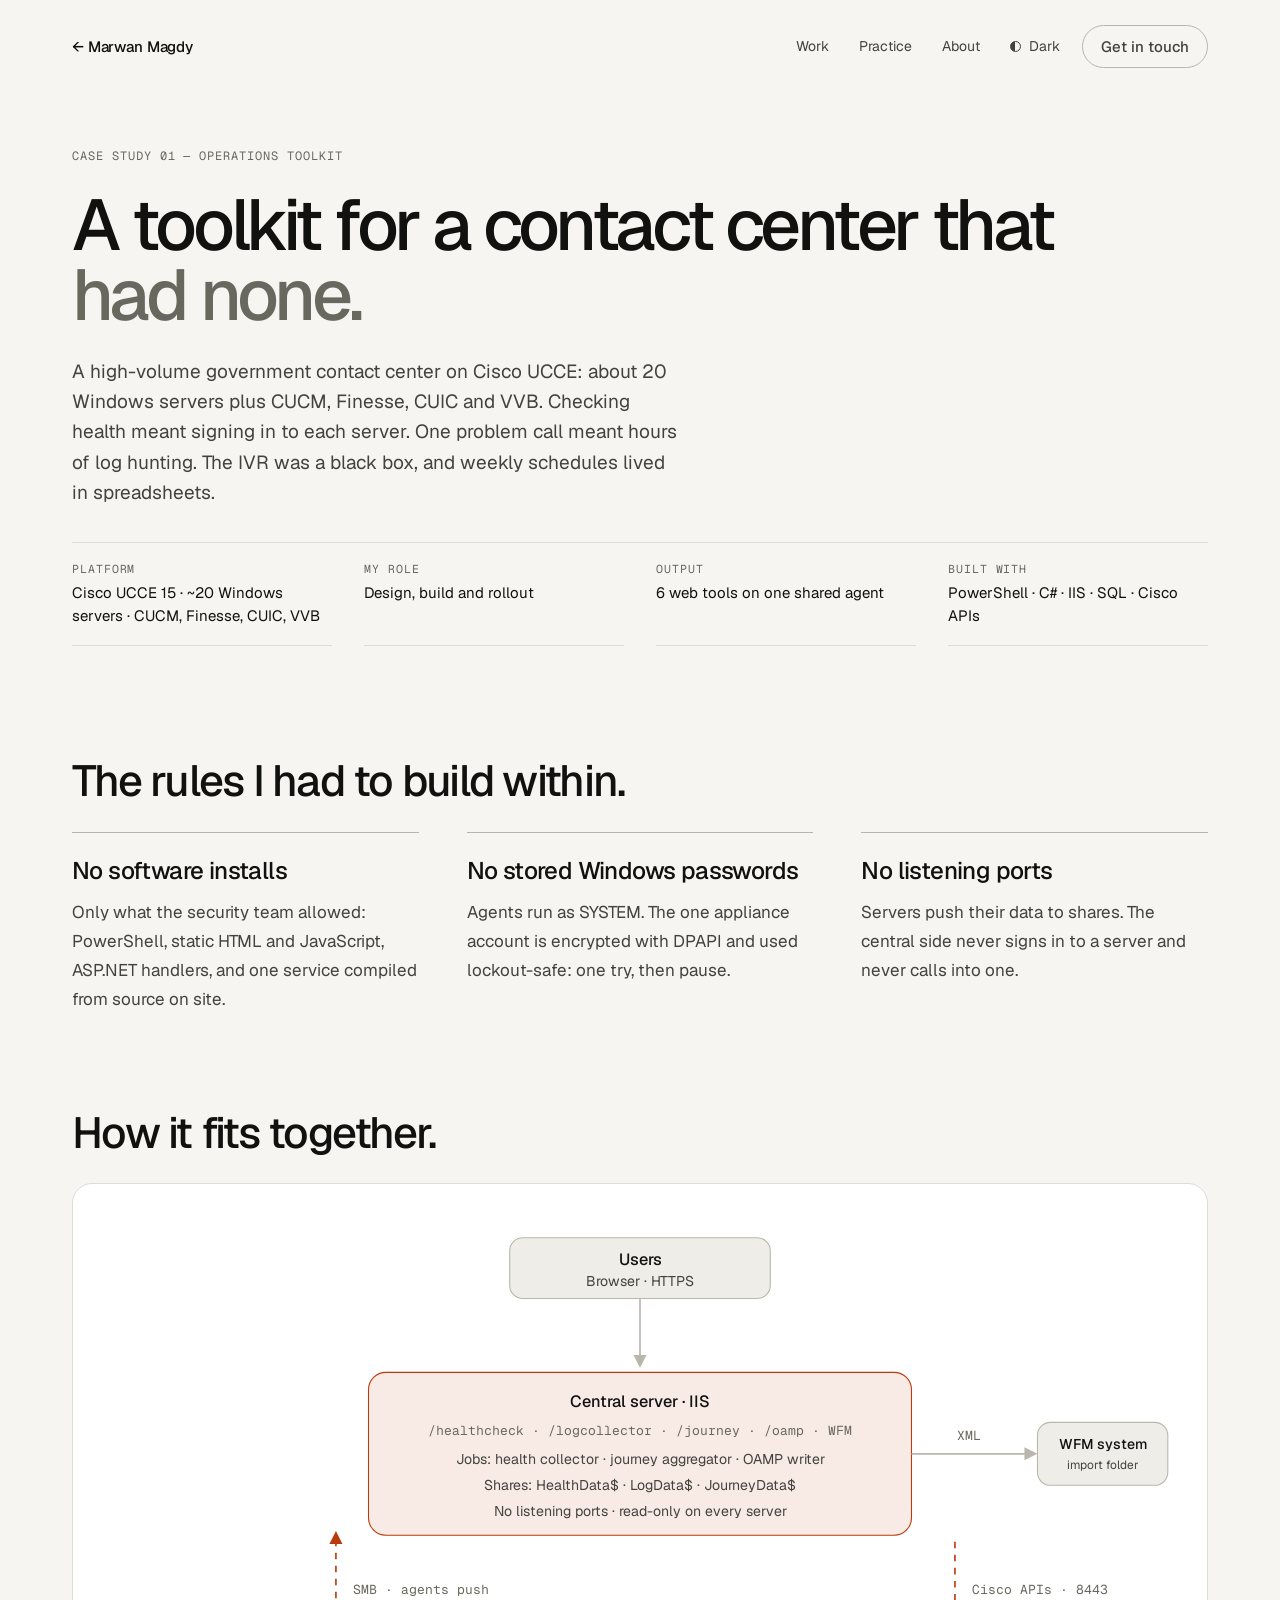
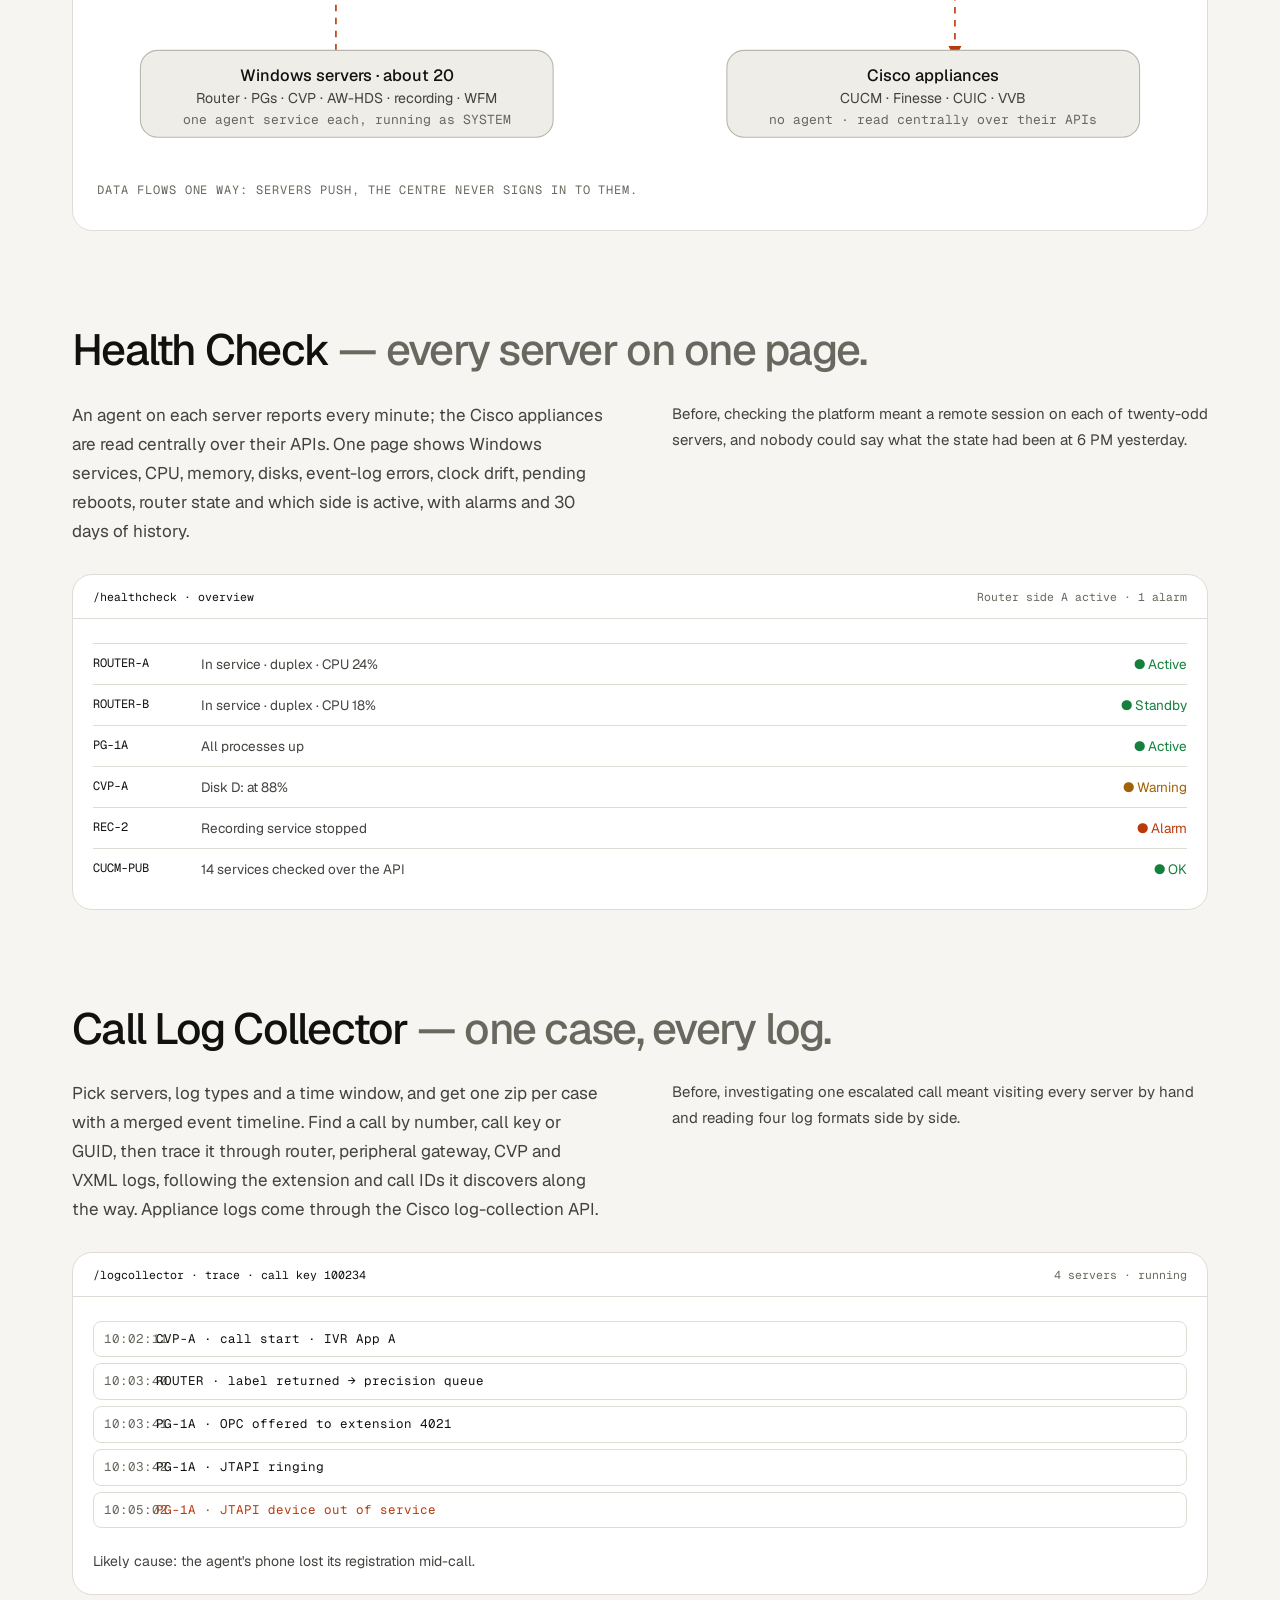
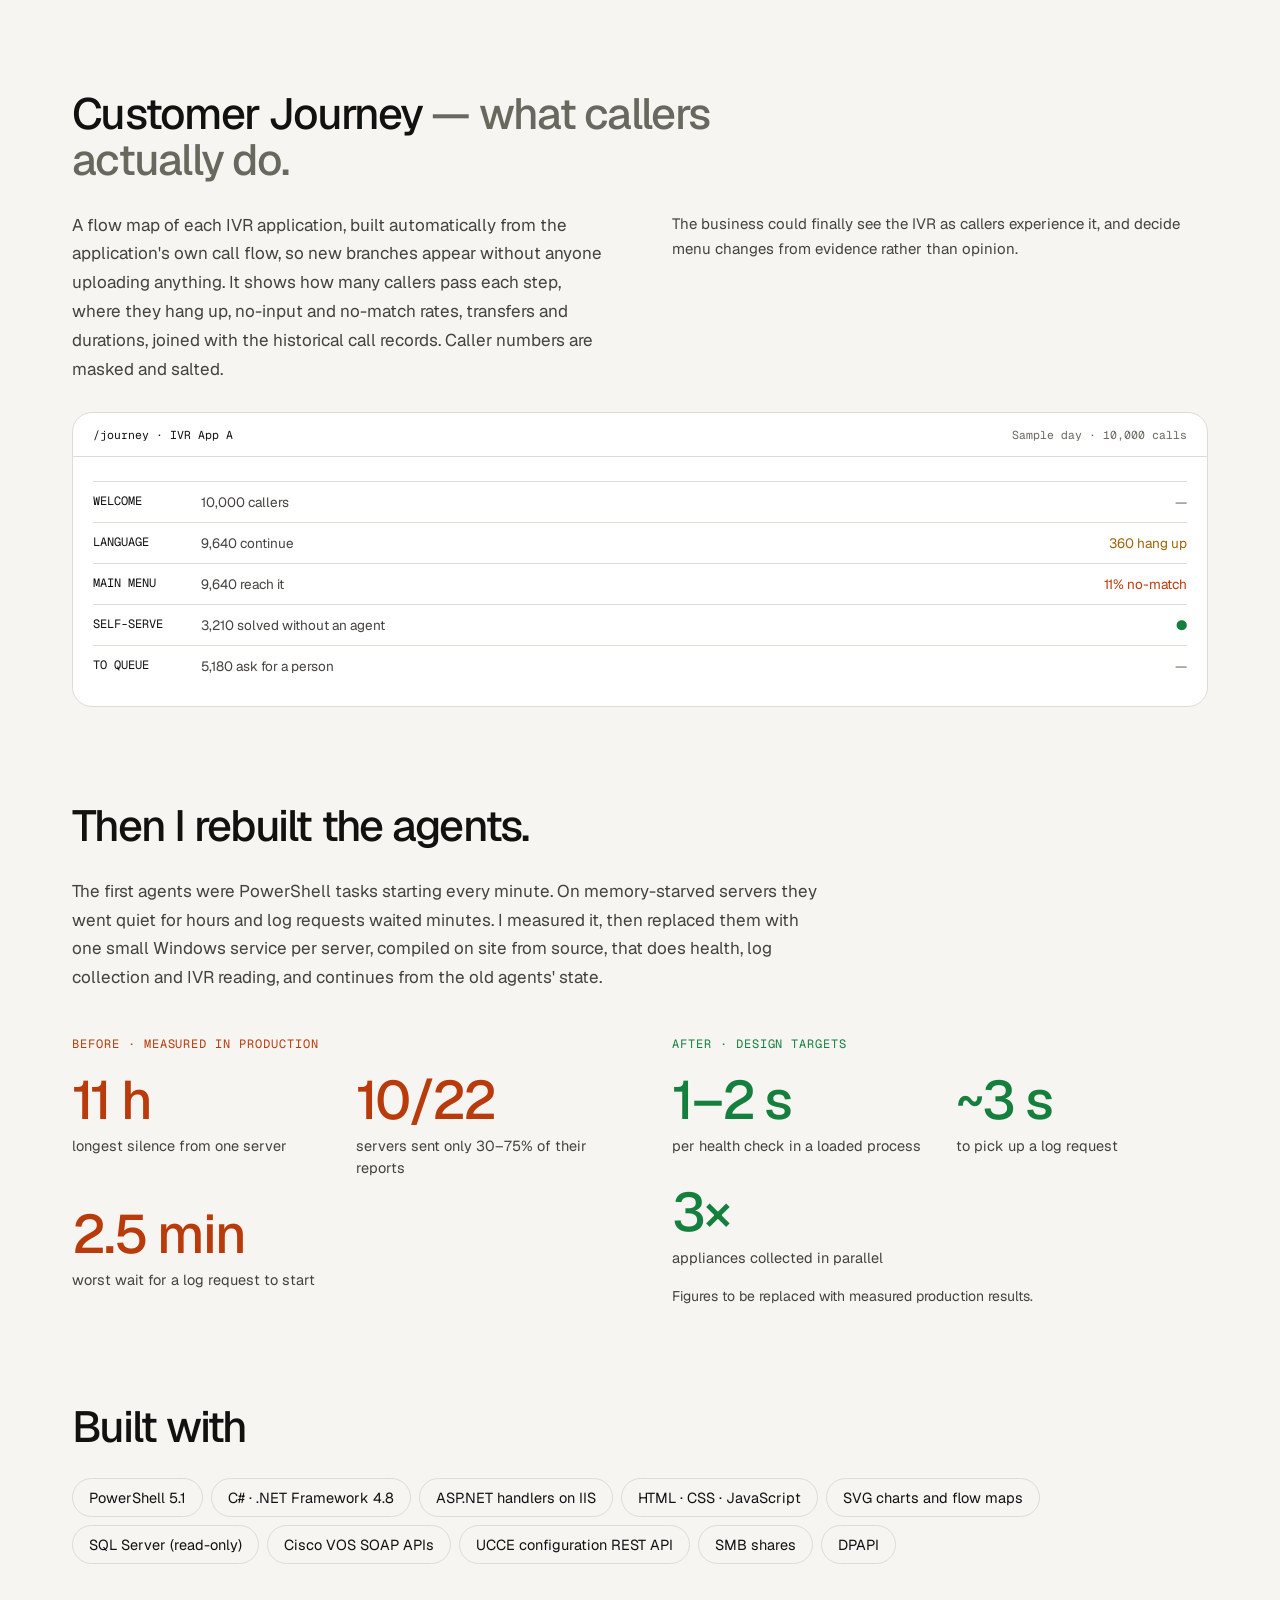
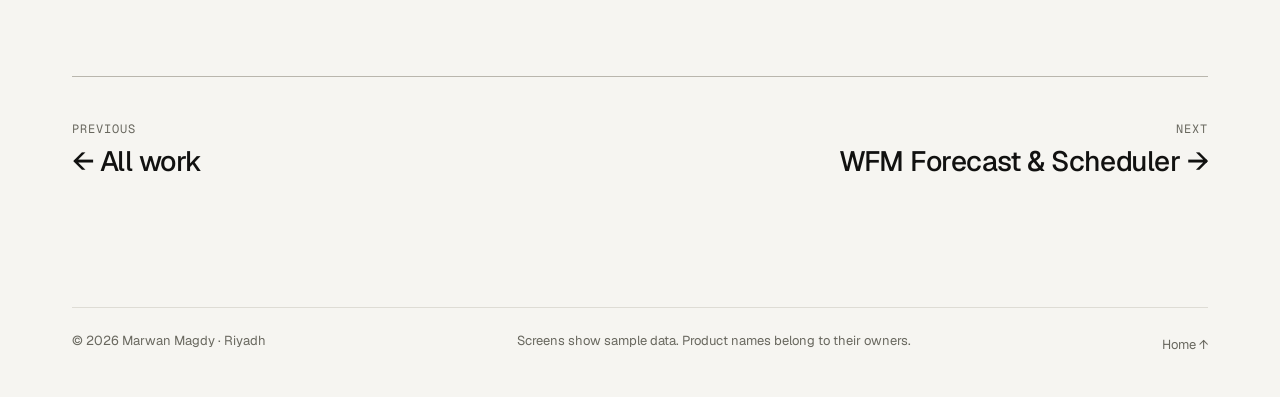
<file: work/toolkit.html>
<!doctype html>
<html lang="en" data-theme="dark">
<head>
<meta charset="utf-8">
<meta name="viewport" content="width=device-width, initial-scale=1">
<title>Operations toolkit — Marwan Magdy</title>
<meta name="description" content="A toolkit of web tools for a government contact center with no in-house tooling: health monitoring, log collection with call tracing, and IVR analytics, under strict security rules.">
<meta name="color-scheme" content="dark light">
<link rel="canonical" href="https://marwanmagdy.com/work/toolkit.html">
<meta property="og:type" content="article">
<meta property="og:url" content="https://marwanmagdy.com/work/toolkit.html">
<meta property="og:title" content="Operations toolkit — Marwan Magdy">
<meta property="og:description" content="A toolkit of web tools for a government contact center with no in-house tooling: health monitoring, log collection with call tracing, and IVR analytics, under strict security rules.">
<meta property="og:image" content="https://marwanmagdy.com/assets/og.png">
<meta name="twitter:card" content="summary_large_image">
<link rel="icon" href="/assets/favicon.svg" type="image/svg+xml">
<script>(function(){try{var t=localStorage.getItem("mm-theme");if(!t)t=window.matchMedia("(prefers-color-scheme: light)").matches?"light":"dark";document.documentElement.setAttribute("data-theme",t)}catch(e){}})();</script>
<link rel="preload" href="/assets/fonts/Geist-Variable.woff2" as="font" type="font/woff2" crossorigin>
<link rel="preload" href="/assets/fonts/GeistMono-Variable.woff2" as="font" type="font/woff2" crossorigin>
<link rel="stylesheet" href="/assets/styles.css">
</head>
<body>
<a class="skip" href="#main">Skip to content</a>
<header class="wrap">
  <nav class="nav" aria-label="Main">
    <a class="nav__home" href="/">← Marwan Magdy</a>
    <div class="nav__links">
      <a href="/#work">Work</a>
      <a href="/#practice">Practice</a>
      <a href="/#about">About</a>
      <button type="button" class="theme" data-theme-toggle aria-label="Switch to light theme">
        <span class="theme__dot" aria-hidden="true"></span><span data-theme-label>Light</span>
      </button>
      <a href="/#contact" class="btn btn--ghost" style="margin-left:6px;padding:11px 18px;min-height:0">Get in touch</a>
    </div>
  </nav>
</header>
<main id="main">
<section class="wrap cs-head">
  <span class="lab">Case study 01 — Operations toolkit</span>
  <h1>A toolkit for a contact center that <span class="dim">had none.</span></h1>
  <p class="lede">A high-volume government contact center on Cisco UCCE: about 20 Windows servers plus CUCM, Finesse, CUIC and VVB. Checking health meant signing in to each server. One problem call meant hours of log hunting. The IVR was a black box, and weekly schedules lived in spreadsheets.</p>
  <dl class="cs-facts"><div><dt>Platform</dt><dd>Cisco UCCE 15 · ~20 Windows servers · CUCM, Finesse, CUIC, VVB</dd></div><div><dt>My role</dt><dd>Design, build and rollout</dd></div><div><dt>Output</dt><dd>6 web tools on one shared agent</dd></div><div><dt>Built with</dt><dd>PowerShell · C# · IIS · SQL · Cisco APIs</dd></div></dl>
</section>

<section class="wrap cs-block">
  <h2>The rules I had to build within.</h2>
  <div class="cols">
    <div class="col"><h3>No software installs</h3><p>Only what the security team allowed: PowerShell, static HTML and JavaScript, ASP.NET handlers, and one service compiled from source on site.</p></div>
    <div class="col"><h3>No stored Windows passwords</h3><p>Agents run as SYSTEM. The one appliance account is encrypted with DPAPI and used lockout-safe: one try, then pause.</p></div>
    <div class="col"><h3>No listening ports</h3><p>Servers push their data to shares. The central side never signs in to a server and never calls into one.</p></div>
  </div>
</section>

<section class="wrap cs-block">
  <h2>How it fits together.</h2>
  <figure class="hld" style="margin:0">
<svg viewBox="0 0 1000 500" role="img" aria-labelledby="hld-t hld-d">
  <title id="hld-t">Toolkit architecture</title>
  <desc id="hld-d">Users reach a central IIS server over HTTPS. Windows servers push data to shares on it over SMB. The central server reads Cisco appliances over their APIs, and writes schedule XML to the workforce management system.</desc>
  <rect class="box" x="380" y="20" width="240" height="56" rx="12"/>
  <text class="t" x="500" y="45" text-anchor="middle">Users</text>
  <text class="s" x="500" y="64" text-anchor="middle">Browser · HTTPS</text>

  <path class="ln" d="M500 76 L500 130"/>
  <polygon class="hd" points="500,140 494,128 506,128"/>

  <rect class="box box--hot" x="250" y="144" width="500" height="150" rx="16"/>
  <text class="t" x="500" y="176" text-anchor="middle">Central server · IIS</text>
  <text class="m" x="500" y="202" text-anchor="middle">/healthcheck · /logcollector · /journey · /oamp · WFM</text>
  <text class="s" x="500" y="228" text-anchor="middle">Jobs: health collector · journey aggregator · OAMP writer</text>
  <text class="s" x="500" y="252" text-anchor="middle">Shares: HealthData$ · LogData$ · JourneyData$</text>
  <text class="s" x="500" y="276" text-anchor="middle">No listening ports · read-only on every server</text>

  <path class="ln--hot" d="M220 400 L220 300"/>
  <polygon class="hd--hot" points="220,290 214,302 226,302"/>
  <text class="m" x="236" y="348">SMB · agents push</text>

  <path class="ln--hot" d="M790 300 L790 398"/>
  <polygon class="hd--hot" points="790,408 784,396 796,396"/>
  <text class="m" x="806" y="348">Cisco APIs · 8443</text>

  <path class="ln" d="M750 219 L856 219"/>
  <polygon class="hd" points="866,219 854,213 854,225"/>
  <text class="m" x="803" y="206" text-anchor="middle">XML</text>
  <rect class="box" x="866" y="190" width="120" height="58" rx="12"/>
  <text class="t" x="926" y="215" text-anchor="middle" style="font-size:13px">WFM system</text>
  <text class="s" x="926" y="233" text-anchor="middle" style="font-size:11px">import folder</text>

  <rect class="box" x="40" y="400" width="380" height="80" rx="16"/>
  <text class="t" x="230" y="428" text-anchor="middle">Windows servers · about 20</text>
  <text class="s" x="230" y="448" text-anchor="middle">Router · PGs · CVP · AW-HDS · recording · WFM</text>
  <text class="m" x="230" y="468" text-anchor="middle">one agent service each, running as SYSTEM</text>

  <rect class="box" x="580" y="400" width="380" height="80" rx="16"/>
  <text class="t" x="770" y="428" text-anchor="middle">Cisco appliances</text>
  <text class="s" x="770" y="448" text-anchor="middle">CUCM · Finesse · CUIC · VVB</text>
  <text class="m" x="770" y="468" text-anchor="middle">no agent · read centrally over their APIs</text>
</svg>
<figcaption class="lab" style="padding-top:18px">Data flows one way: servers push, the centre never signs in to them.</figcaption>
</figure>
</section>

<section class="wrap cs-block" id="health">
  <h2>Health Check <span class="dim">— every server on one page.</span></h2>
  <div class="cs-two">
    <p>An agent on each server reports every minute; the Cisco appliances are read centrally over their APIs. One page shows Windows services, CPU, memory, disks, event-log errors, clock drift, pending reboots, router state and which side is active, with alarms and 30 days of history.</p>
    <p class="dim" style="font-size:15px">Before, checking the platform meant a remote session on each of twenty-odd servers, and nobody could say what the state had been at 6 PM yesterday.</p>
  </div>
  <div class="panel" style="flex:none">
    <div class="panel__bar"><span class="on">/healthcheck · overview</span><span>Router side A active · 1 alarm</span></div>
    <div class="panel__body">
      <div class="rows">
        <div><span class="k">ROUTER-A</span><span class="v">In service · duplex · CPU 24%</span><span class="ok">● Active</span></div>
        <div><span class="k">ROUTER-B</span><span class="v">In service · duplex · CPU 18%</span><span class="ok">● Standby</span></div>
        <div><span class="k">PG-1A</span><span class="v">All processes up</span><span class="ok">● Active</span></div>
        <div><span class="k">CVP-A</span><span class="v">Disk D: at 88%</span><span class="warn">● Warning</span></div>
        <div><span class="k">REC-2</span><span class="v">Recording service stopped</span><span class="alarm">● Alarm</span></div>
        <div><span class="k">CUCM-PUB</span><span class="v">14 services checked over the API</span><span class="ok">● OK</span></div>
      </div>
    </div>
  </div>
</section>

<section class="wrap cs-block" id="logs">
  <h2>Call Log Collector <span class="dim">— one case, every log.</span></h2>
  <div class="cs-two">
    <p>Pick servers, log types and a time window, and get one zip per case with a merged event timeline. Find a call by number, call key or GUID, then trace it through router, peripheral gateway, CVP and VXML logs, following the extension and call IDs it discovers along the way. Appliance logs come through the Cisco log-collection API.</p>
    <p class="dim" style="font-size:15px">Before, investigating one escalated call meant visiting every server by hand and reading four log formats side by side.</p>
  </div>
  <div class="panel" style="flex:none">
    <div class="panel__bar"><span class="on">/logcollector · trace · call key 100234</span><span>4 servers · running</span></div>
    <div class="panel__body">
      <ul class="log" style="font-size:12.5px">
        <li><span class="t">10:02:11</span><span>CVP-A · call start · IVR App A</span></li>
        <li><span class="t">10:03:40</span><span>ROUTER · label returned → precision queue</span></li>
        <li><span class="t">10:03:41</span><span>PG-1A · OPC offered to extension 4021</span></li>
        <li><span class="t">10:03:42</span><span>PG-1A · JTAPI ringing</span></li>
        <li><span class="t">10:05:02</span><span style="color:var(--accent)">PG-1A · JTAPI device out of service</span></li>
      </ul>
      <p class="dim" style="font-size:14px;margin:0">Likely cause: the agent's phone lost its registration mid-call.</p>
    </div>
  </div>
</section>

<section class="wrap cs-block" id="journey">
  <h2>Customer Journey <span class="dim">— what callers actually do.</span></h2>
  <div class="cs-two">
    <p>A flow map of each IVR application, built automatically from the application's own call flow, so new branches appear without anyone uploading anything. It shows how many callers pass each step, where they hang up, no-input and no-match rates, transfers and durations, joined with the historical call records. Caller numbers are masked and salted.</p>
    <p class="dim" style="font-size:15px">The business could finally see the IVR as callers experience it, and decide menu changes from evidence rather than opinion.</p>
  </div>
  <div class="panel" style="flex:none">
    <div class="panel__bar"><span class="on">/journey · IVR App A</span><span>Sample day · 10,000 calls</span></div>
    <div class="panel__body">
      <div class="rows">
        <div><span class="k">WELCOME</span><span class="v">10,000 callers</span><span class="dim">—</span></div>
        <div><span class="k">LANGUAGE</span><span class="v">9,640 continue</span><span class="warn">360 hang up</span></div>
        <div><span class="k">MAIN MENU</span><span class="v">9,640 reach it</span><span class="alarm">11% no-match</span></div>
        <div><span class="k">SELF-SERVE</span><span class="v">3,210 solved without an agent</span><span class="ok">●</span></div>
        <div><span class="k">TO QUEUE</span><span class="v">5,180 ask for a person</span><span class="dim">—</span></div>
      </div>
    </div>
  </div>
</section>

<section class="wrap cs-block">
  <h2>Then I rebuilt the agents.</h2>
  <p>The first agents were PowerShell tasks starting every minute. On memory-starved servers they went quiet for hours and log requests waited minutes. I measured it, then replaced them with one small Windows service per server, compiled on site from source, that does health, log collection and IVR reading, and continues from the old agents' state.</p>
  <div class="cs-two" style="padding-top:12px">
    <div>
      <span class="lab" style="color:var(--accent)">Before · measured in production</span>
      <div class="stat-row" style="padding-top:20px">
        <div class="stat"><b class="hot">11 h</b><span>longest silence from one server</span></div>
        <div class="stat"><b class="hot">10/22</b><span>servers sent only 30–75% of their reports</span></div>
        <div class="stat"><b class="hot">2.5 min</b><span>worst wait for a log request to start</span></div>
      </div>
    </div>
    <div>
      <span class="lab" style="color:var(--ok)">After · design targets</span>
      <div class="stat-row" style="padding-top:20px">
        <div class="stat"><b class="good">1–2 s</b><span>per health check in a loaded process</span></div>
        <div class="stat"><b class="good">~3 s</b><span>to pick up a log request</span></div>
        <div class="stat"><b class="good">3&times;</b><span>appliances collected in parallel</span></div>
      </div>
      <p class="dim" style="font-size:14px;padding-top:16px">Figures to be replaced with measured production results.</p>
    </div>
  </div>
</section>

<section class="wrap cs-block">
  <h2>Built with</h2>
  <div class="chips">
    <span>PowerShell 5.1</span><span>C# · .NET Framework 4.8</span><span>ASP.NET handlers on IIS</span><span>HTML · CSS · JavaScript</span><span>SVG charts and flow maps</span><span>SQL Server (read-only)</span><span>Cisco VOS SOAP APIs</span><span>UCCE configuration REST API</span><span>SMB shares</span><span>DPAPI</span>
  </div>
</section>
<div class="wrap"><div class="pager">
  <a href="/#work"><span class="lab">Previous</span><span class="big">← All work</span></a>
  <a href="/work/wfm.html" class="r"><span class="lab">Next</span><span class="big">WFM Forecast & Scheduler →</span></a>
</div></div>
</main>
<footer class="wrap">
  <div class="foot">
    <span>&copy; <span data-year>2026</span> Marwan Magdy · Riyadh</span>
    <span>Screens show sample data. Product names belong to their owners.</span>
    <a href="/">Home ↑</a>
  </div>
</footer>
<script src="/assets/main.js" defer></script>
</body>
</html>
</file>
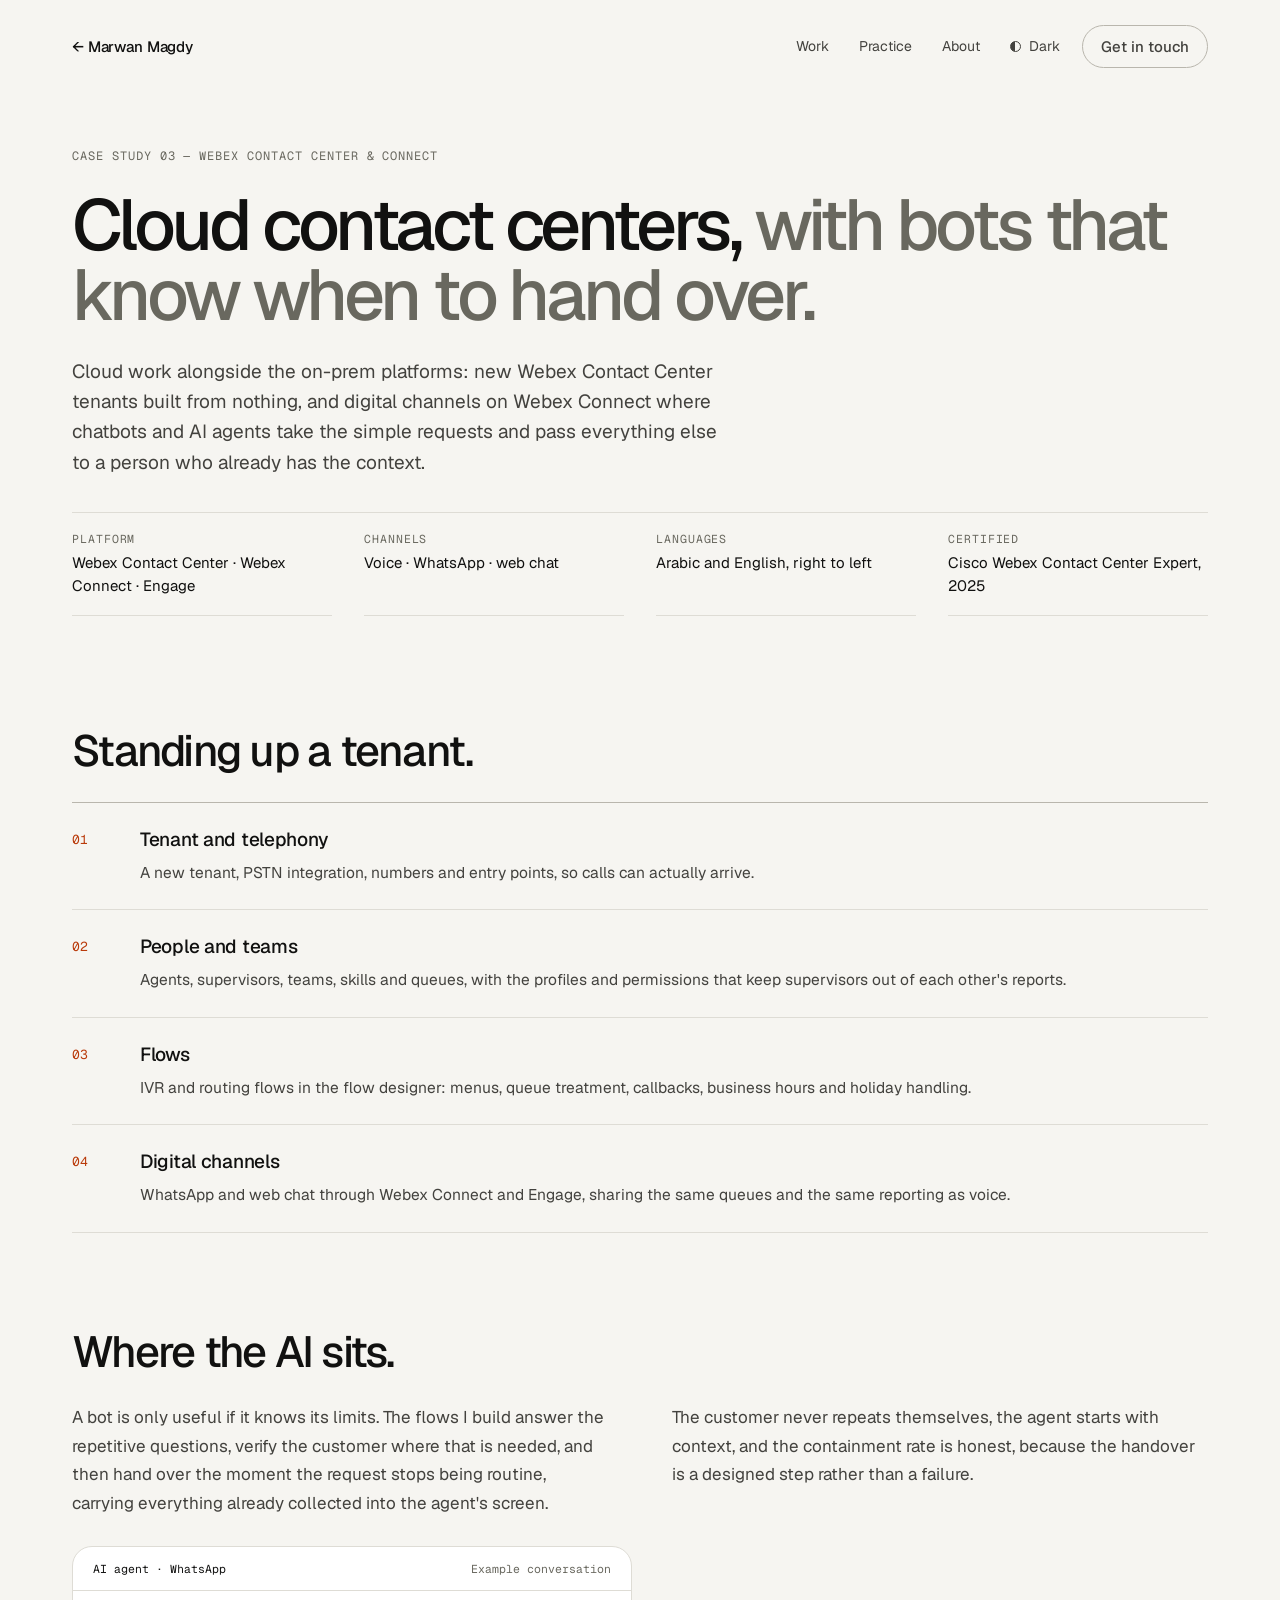
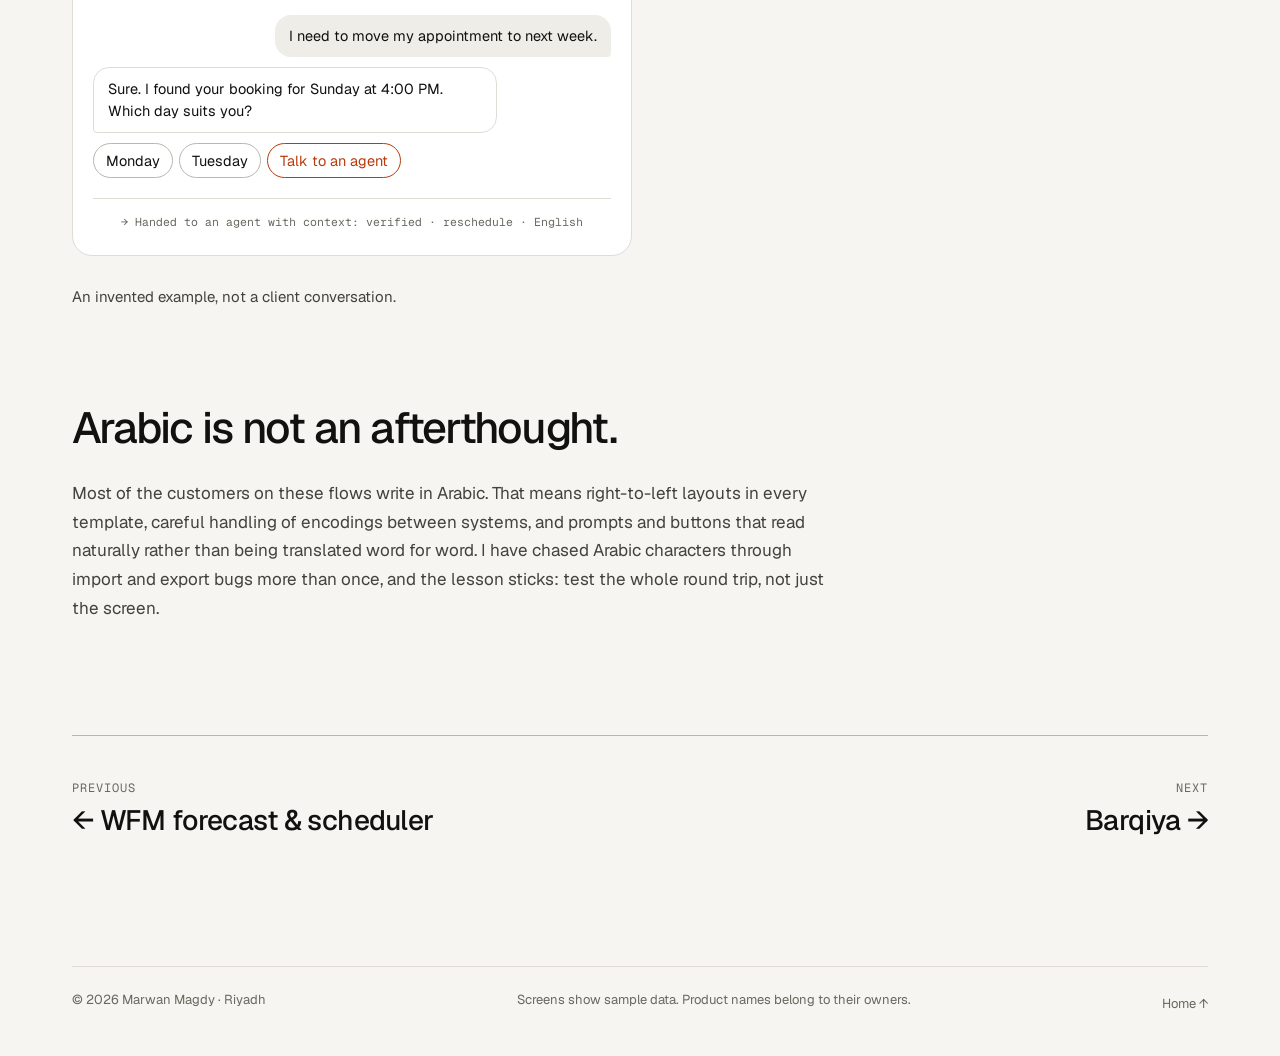
<file: work/webex.html>
<!doctype html>
<html lang="en" data-theme="dark">
<head>
<meta charset="utf-8">
<meta name="viewport" content="width=device-width, initial-scale=1">
<title>Webex Contact Center & Connect — Marwan Magdy</title>
<meta name="description" content="Cloud contact center tenants, WhatsApp and web chat flows, and AI agents that hand over to a person with the context attached.">
<meta name="color-scheme" content="dark light">
<link rel="canonical" href="https://marwanmagdy.com/work/webex.html">
<meta property="og:type" content="article">
<meta property="og:url" content="https://marwanmagdy.com/work/webex.html">
<meta property="og:title" content="Webex Contact Center & Connect — Marwan Magdy">
<meta property="og:description" content="Cloud contact center tenants, WhatsApp and web chat flows, and AI agents that hand over to a person with the context attached.">
<meta property="og:image" content="https://marwanmagdy.com/assets/og.png">
<meta name="twitter:card" content="summary_large_image">
<link rel="icon" href="/assets/favicon.svg" type="image/svg+xml">
<script>(function(){try{var t=localStorage.getItem("mm-theme");if(!t)t=window.matchMedia("(prefers-color-scheme: light)").matches?"light":"dark";document.documentElement.setAttribute("data-theme",t)}catch(e){}})();</script>
<link rel="preload" href="/assets/fonts/Geist-Variable.woff2" as="font" type="font/woff2" crossorigin>
<link rel="preload" href="/assets/fonts/GeistMono-Variable.woff2" as="font" type="font/woff2" crossorigin>
<link rel="stylesheet" href="/assets/styles.css">
</head>
<body>
<a class="skip" href="#main">Skip to content</a>
<header class="wrap">
  <nav class="nav" aria-label="Main">
    <a class="nav__home" href="/">← Marwan Magdy</a>
    <div class="nav__links">
      <a href="/#work">Work</a>
      <a href="/#practice">Practice</a>
      <a href="/#about">About</a>
      <button type="button" class="theme" data-theme-toggle aria-label="Switch to light theme">
        <span class="theme__dot" aria-hidden="true"></span><span data-theme-label>Light</span>
      </button>
      <a href="/#contact" class="btn btn--ghost" style="margin-left:6px;padding:11px 18px;min-height:0">Get in touch</a>
    </div>
  </nav>
</header>
<main id="main">
<section class="wrap cs-head">
  <span class="lab">Case study 03 — Webex Contact Center &amp; Connect</span>
  <h1>Cloud contact centers, <span class="dim">with bots that know when to hand over.</span></h1>
  <p class="lede">Cloud work alongside the on-prem platforms: new Webex Contact Center tenants built from nothing, and digital channels on Webex Connect where chatbots and AI agents take the simple requests and pass everything else to a person who already has the context.</p>
  <dl class="cs-facts"><div><dt>Platform</dt><dd>Webex Contact Center · Webex Connect · Engage</dd></div><div><dt>Channels</dt><dd>Voice · WhatsApp · web chat</dd></div><div><dt>Languages</dt><dd>Arabic and English, right to left</dd></div><div><dt>Certified</dt><dd>Cisco Webex Contact Center Expert, 2025</dd></div></dl>
</section>

<section class="wrap cs-block">
  <h2>Standing up a tenant.</h2>
  <ol class="steps">
    <li><span class="n">01</span><span class="t"><b>Tenant and telephony</b><span>A new tenant, PSTN integration, numbers and entry points, so calls can actually arrive.</span></span></li>
    <li><span class="n">02</span><span class="t"><b>People and teams</b><span>Agents, supervisors, teams, skills and queues, with the profiles and permissions that keep supervisors out of each other's reports.</span></span></li>
    <li><span class="n">03</span><span class="t"><b>Flows</b><span>IVR and routing flows in the flow designer: menus, queue treatment, callbacks, business hours and holiday handling.</span></span></li>
    <li><span class="n">04</span><span class="t"><b>Digital channels</b><span>WhatsApp and web chat through Webex Connect and Engage, sharing the same queues and the same reporting as voice.</span></span></li>
  </ol>
</section>

<section class="wrap cs-block">
  <h2>Where the AI sits.</h2>
  <div class="cs-two">
    <p>A bot is only useful if it knows its limits. The flows I build answer the repetitive questions, verify the customer where that is needed, and then hand over the moment the request stops being routine, carrying everything already collected into the agent's screen.</p>
    <p>The customer never repeats themselves, the agent starts with context, and the containment rate is honest, because the handover is a designed step rather than a failure.</p>
  </div>
  <div class="panel" style="flex:none;max-width:560px">
    <div class="panel__bar"><span class="on">AI agent · WhatsApp</span><span>Example conversation</span></div>
    <div class="chat">
      <span class="me">I need to move my appointment to next week.</span>
      <span class="bot">Sure. I found your booking for Sunday at 4:00 PM. Which day suits you?</span>
      <span class="chips"><span>Monday</span><span>Tuesday</span><span class="hot">Talk to an agent</span></span>
      <span class="handover">→ Handed to an agent with context: verified · reschedule · English</span>
    </div>
  </div>
  <p class="dim" style="font-size:15px">An invented example, not a client conversation.</p>
</section>

<section class="wrap cs-block">
  <h2>Arabic is not an afterthought.</h2>
  <p>Most of the customers on these flows write in Arabic. That means right-to-left layouts in every template, careful handling of encodings between systems, and prompts and buttons that read naturally rather than being translated word for word. I have chased Arabic characters through import and export bugs more than once, and the lesson sticks: test the whole round trip, not just the screen.</p>
</section>
<div class="wrap"><div class="pager">
  <a href="/work/wfm.html"><span class="lab">Previous</span><span class="big">← WFM forecast & scheduler</span></a>
  <a href="/work/barqiya.html" class="r"><span class="lab">Next</span><span class="big">Barqiya →</span></a>
</div></div>
</main>
<footer class="wrap">
  <div class="foot">
    <span>&copy; <span data-year>2026</span> Marwan Magdy · Riyadh</span>
    <span>Screens show sample data. Product names belong to their owners.</span>
    <a href="/">Home ↑</a>
  </div>
</footer>
<script src="/assets/main.js" defer></script>
</body>
</html>
</file>
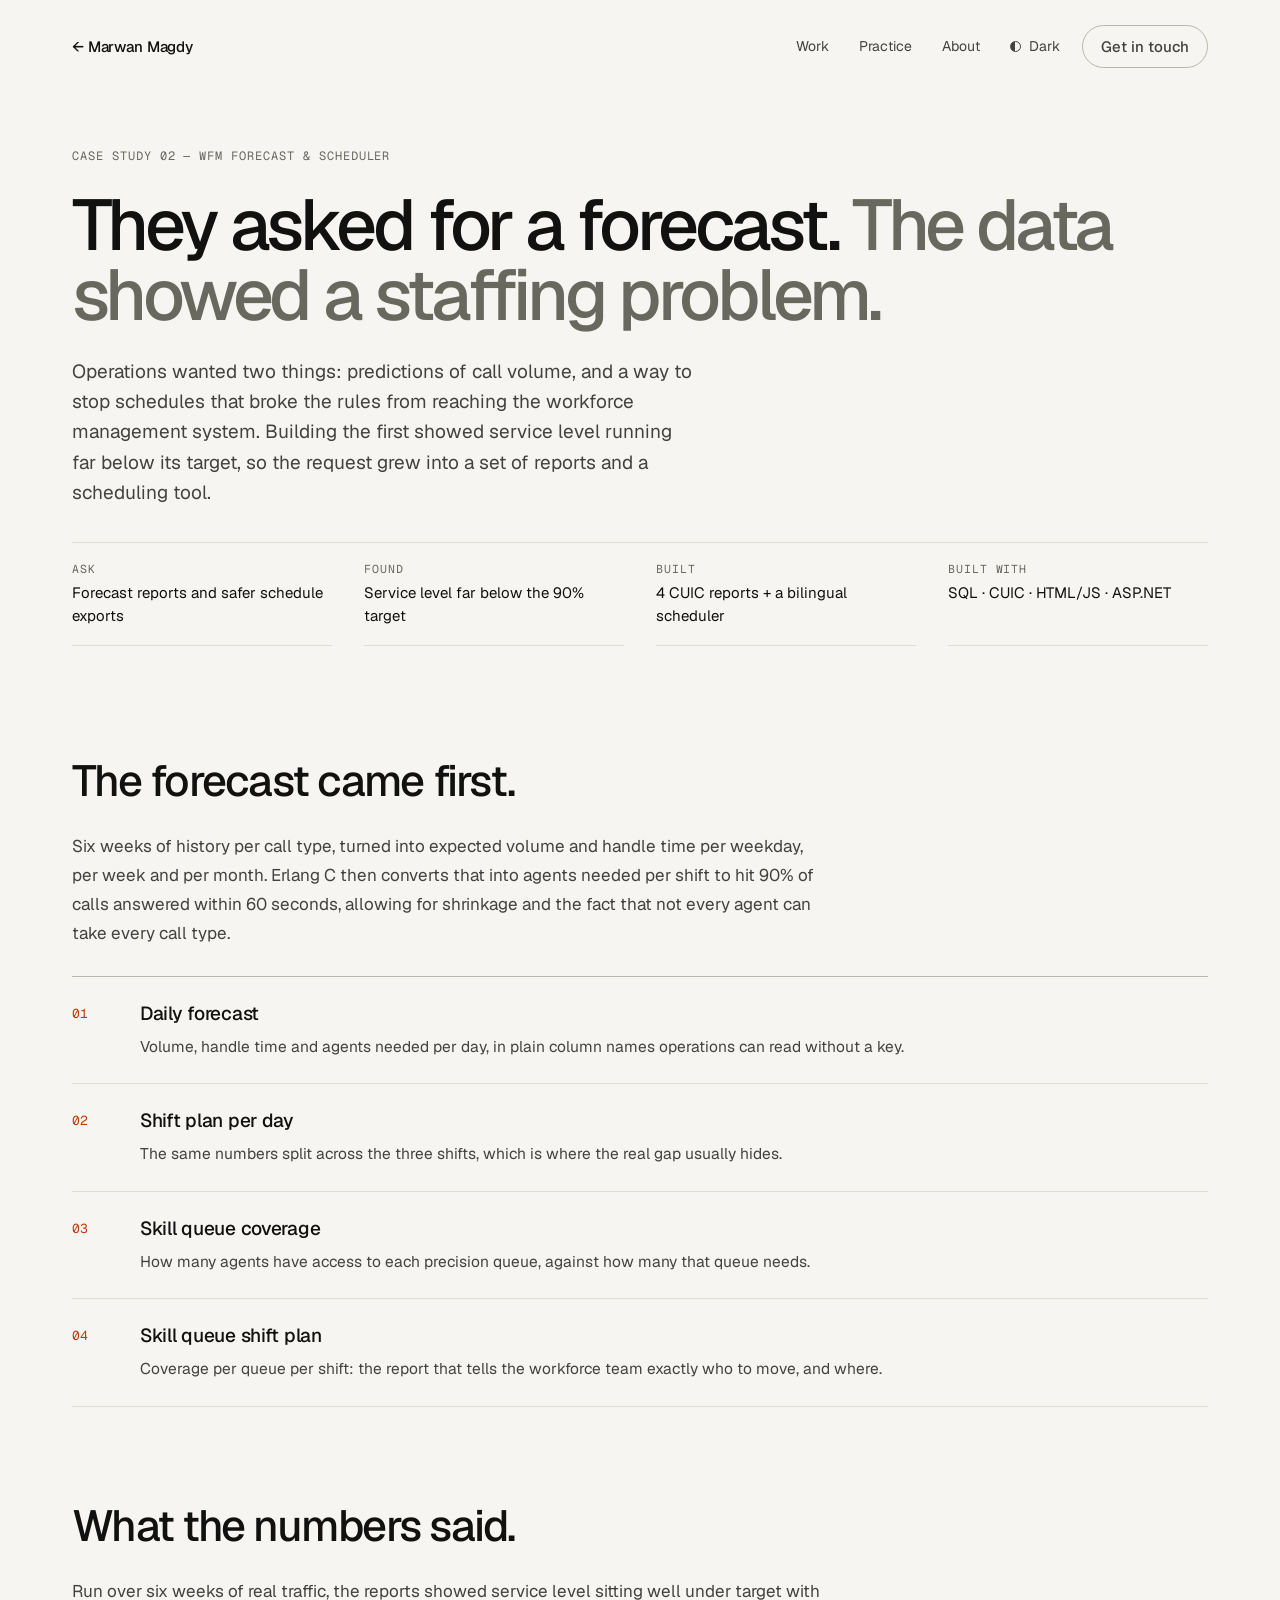
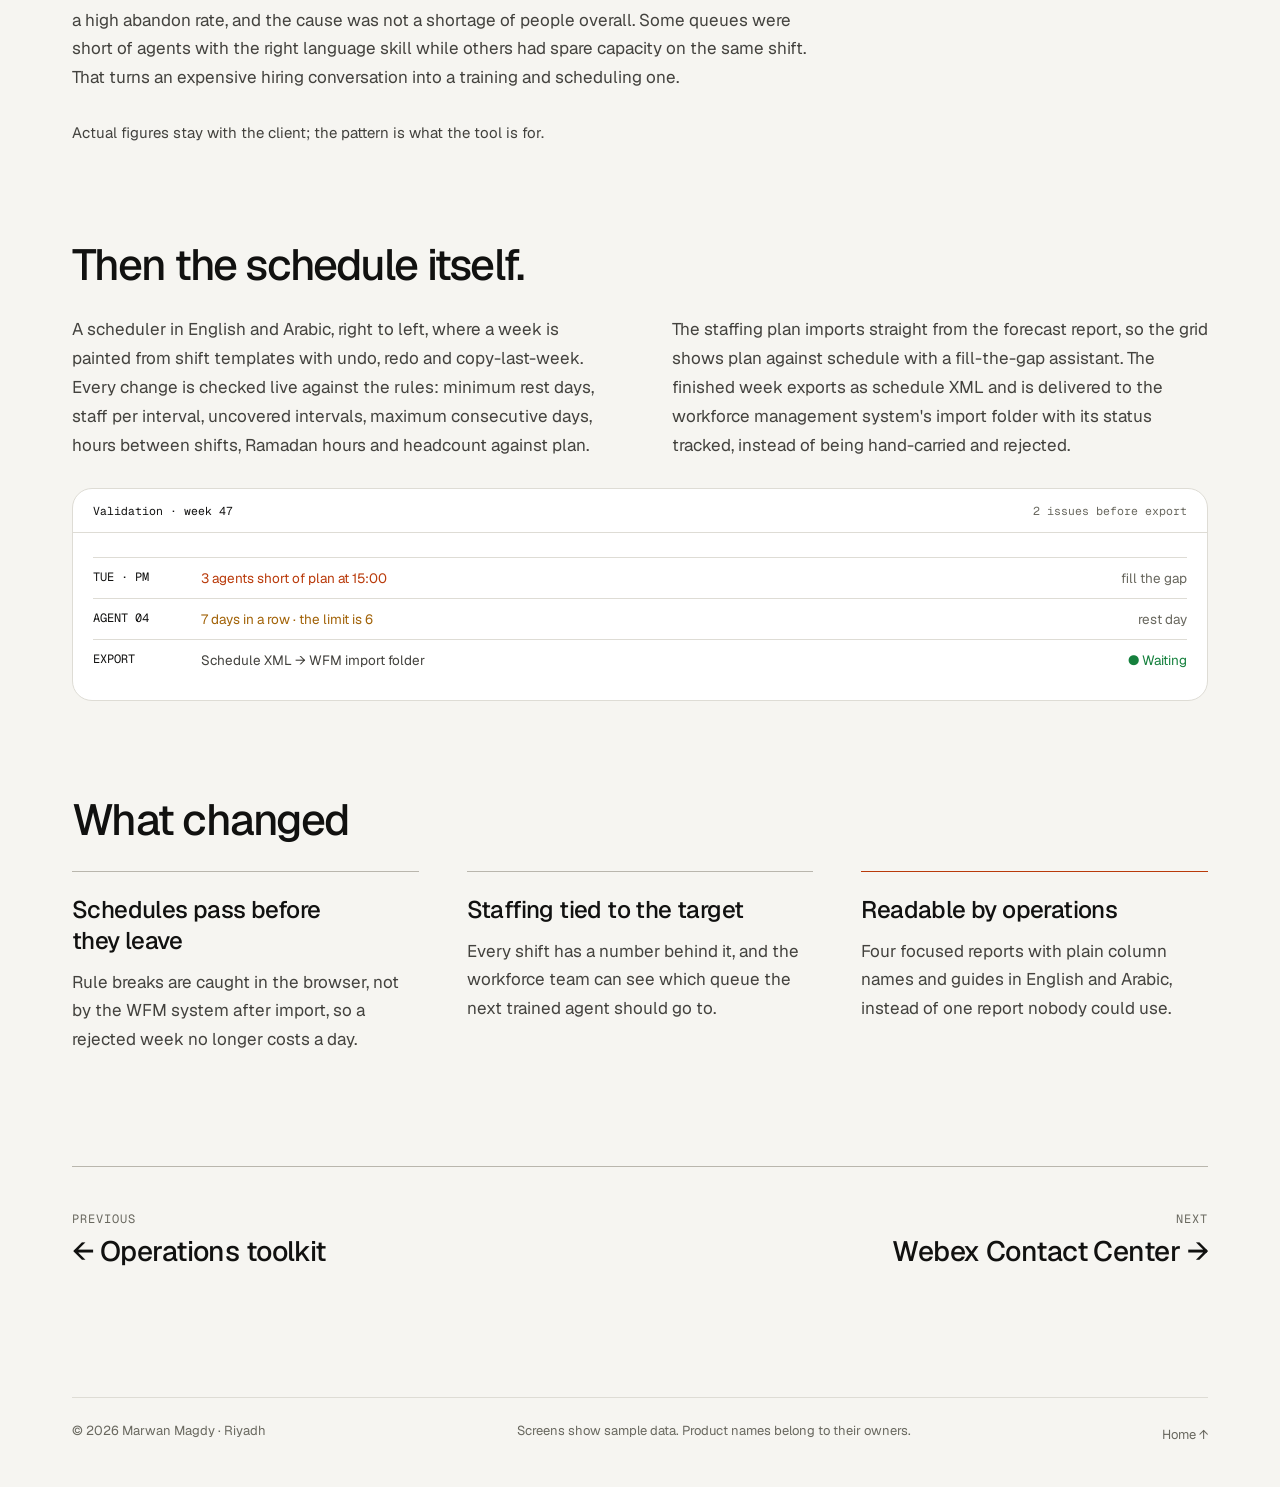
<file: work/wfm.html>
<!doctype html>
<html lang="en" data-theme="dark">
<head>
<meta charset="utf-8">
<meta name="viewport" content="width=device-width, initial-scale=1">
<title>WFM forecast & scheduler — Marwan Magdy</title>
<meta name="description" content="Erlang C forecast reports and a bilingual scheduler that validates every rule before the schedule reaches the workforce management system.">
<meta name="color-scheme" content="dark light">
<link rel="canonical" href="https://marwanmagdy.com/work/wfm.html">
<meta property="og:type" content="article">
<meta property="og:url" content="https://marwanmagdy.com/work/wfm.html">
<meta property="og:title" content="WFM forecast & scheduler — Marwan Magdy">
<meta property="og:description" content="Erlang C forecast reports and a bilingual scheduler that validates every rule before the schedule reaches the workforce management system.">
<meta property="og:image" content="https://marwanmagdy.com/assets/og.png">
<meta name="twitter:card" content="summary_large_image">
<link rel="icon" href="/assets/favicon.svg" type="image/svg+xml">
<script>(function(){try{var t=localStorage.getItem("mm-theme");if(!t)t=window.matchMedia("(prefers-color-scheme: light)").matches?"light":"dark";document.documentElement.setAttribute("data-theme",t)}catch(e){}})();</script>
<link rel="preload" href="/assets/fonts/Geist-Variable.woff2" as="font" type="font/woff2" crossorigin>
<link rel="preload" href="/assets/fonts/GeistMono-Variable.woff2" as="font" type="font/woff2" crossorigin>
<link rel="stylesheet" href="/assets/styles.css">
</head>
<body>
<a class="skip" href="#main">Skip to content</a>
<header class="wrap">
  <nav class="nav" aria-label="Main">
    <a class="nav__home" href="/">← Marwan Magdy</a>
    <div class="nav__links">
      <a href="/#work">Work</a>
      <a href="/#practice">Practice</a>
      <a href="/#about">About</a>
      <button type="button" class="theme" data-theme-toggle aria-label="Switch to light theme">
        <span class="theme__dot" aria-hidden="true"></span><span data-theme-label>Light</span>
      </button>
      <a href="/#contact" class="btn btn--ghost" style="margin-left:6px;padding:11px 18px;min-height:0">Get in touch</a>
    </div>
  </nav>
</header>
<main id="main">
<section class="wrap cs-head">
  <span class="lab">Case study 02 — WFM forecast &amp; scheduler</span>
  <h1>They asked for a forecast. <span class="dim">The data showed a staffing problem.</span></h1>
  <p class="lede">Operations wanted two things: predictions of call volume, and a way to stop schedules that broke the rules from reaching the workforce management system. Building the first showed service level running far below its target, so the request grew into a set of reports and a scheduling tool.</p>
  <dl class="cs-facts"><div><dt>Ask</dt><dd>Forecast reports and safer schedule exports</dd></div><div><dt>Found</dt><dd>Service level far below the 90% target</dd></div><div><dt>Built</dt><dd>4 CUIC reports + a bilingual scheduler</dd></div><div><dt>Built with</dt><dd>SQL · CUIC · HTML/JS · ASP.NET</dd></div></dl>
</section>

<section class="wrap cs-block">
  <h2>The forecast came first.</h2>
  <p>Six weeks of history per call type, turned into expected volume and handle time per weekday, per week and per month. Erlang C then converts that into agents needed per shift to hit 90% of calls answered within 60 seconds, allowing for shrinkage and the fact that not every agent can take every call type.</p>
  <ol class="steps">
    <li><span class="n">01</span><span class="t"><b>Daily forecast</b><span>Volume, handle time and agents needed per day, in plain column names operations can read without a key.</span></span></li>
    <li><span class="n">02</span><span class="t"><b>Shift plan per day</b><span>The same numbers split across the three shifts, which is where the real gap usually hides.</span></span></li>
    <li><span class="n">03</span><span class="t"><b>Skill queue coverage</b><span>How many agents have access to each precision queue, against how many that queue needs.</span></span></li>
    <li><span class="n">04</span><span class="t"><b>Skill queue shift plan</b><span>Coverage per queue per shift: the report that tells the workforce team exactly who to move, and where.</span></span></li>
  </ol>
</section>

<section class="wrap cs-block">
  <h2>What the numbers said.</h2>
  <p>Run over six weeks of real traffic, the reports showed service level sitting well under target with a high abandon rate, and the cause was not a shortage of people overall. Some queues were short of agents with the right language skill while others had spare capacity on the same shift. That turns an expensive hiring conversation into a training and scheduling one.</p>
  <p class="dim" style="font-size:15px">Actual figures stay with the client; the pattern is what the tool is for.</p>
</section>

<section class="wrap cs-block">
  <h2>Then the schedule itself.</h2>
  <div class="cs-two">
    <p>A scheduler in English and Arabic, right to left, where a week is painted from shift templates with undo, redo and copy-last-week. Every change is checked live against the rules: minimum rest days, staff per interval, uncovered intervals, maximum consecutive days, hours between shifts, Ramadan hours and headcount against plan.</p>
    <p>The staffing plan imports straight from the forecast report, so the grid shows plan against schedule with a fill-the-gap assistant. The finished week exports as schedule XML and is delivered to the workforce management system's import folder with its status tracked, instead of being hand-carried and rejected.</p>
  </div>
  <div class="panel" style="flex:none">
    <div class="panel__bar"><span class="on">Validation · week 47</span><span>2 issues before export</span></div>
    <div class="panel__body">
      <div class="rows">
        <div><span class="k">TUE · PM</span><span class="alarm">3 agents short of plan at 15:00</span><span class="dim">fill the gap</span></div>
        <div><span class="k">AGENT 04</span><span class="warn">7 days in a row · the limit is 6</span><span class="dim">rest day</span></div>
        <div><span class="k">EXPORT</span><span class="v">Schedule XML → WFM import folder</span><span class="ok">● Waiting</span></div>
      </div>
    </div>
  </div>
</section>

<section class="wrap cs-block">
  <h2>What changed</h2>
  <div class="cols">
    <div class="col"><h3>Schedules pass before they leave</h3><p>Rule breaks are caught in the browser, not by the WFM system after import, so a rejected week no longer costs a day.</p></div>
    <div class="col"><h3>Staffing tied to the target</h3><p>Every shift has a number behind it, and the workforce team can see which queue the next trained agent should go to.</p></div>
    <div class="col col--build"><h3>Readable by operations</h3><p>Four focused reports with plain column names and guides in English and Arabic, instead of one report nobody could use.</p></div>
  </div>
</section>
<div class="wrap"><div class="pager">
  <a href="/work/toolkit.html"><span class="lab">Previous</span><span class="big">← Operations toolkit</span></a>
  <a href="/work/webex.html" class="r"><span class="lab">Next</span><span class="big">Webex Contact Center →</span></a>
</div></div>
</main>
<footer class="wrap">
  <div class="foot">
    <span>&copy; <span data-year>2026</span> Marwan Magdy · Riyadh</span>
    <span>Screens show sample data. Product names belong to their owners.</span>
    <a href="/">Home ↑</a>
  </div>
</footer>
<script src="/assets/main.js" defer></script>
</body>
</html>
</file>
<file: assets/styles.css>
/* marwanmagdy.com — v3 "Signal" */

/* self-hosted fonts */
@font-face {
  font-family: "Geist";
  src: url("/assets/fonts/Geist-Variable.woff2") format("woff2-variations"),
       url("/assets/fonts/Geist-Variable.woff2") format("woff2");
  font-weight: 300 700;
  font-style: normal;
  font-display: swap;
}
@font-face {
  font-family: "Geist Mono";
  src: url("/assets/fonts/GeistMono-Variable.woff2") format("woff2-variations"),
       url("/assets/fonts/GeistMono-Variable.woff2") format("woff2");
  font-weight: 300 700;
  font-style: normal;
  font-display: swap;
}
@font-face {
  font-family: "IBM Plex Sans Arabic";
  src: url("/assets/fonts/PlexArabic-400.woff2") format("woff2");
  font-weight: 400;
  font-style: normal;
  font-display: swap;
  unicode-range: U+0600-06FF, U+0750-077F, U+0870-088E, U+0890-0891, U+0898-08E1, U+08E3-08FF, U+200C-200E, U+2010-2011, U+204F, U+2E41, U+FB50-FDFF, U+FE70-FE74, U+FE76-FEFC;
}
@font-face {
  font-family: "IBM Plex Sans Arabic";
  src: url("/assets/fonts/PlexArabic-600.woff2") format("woff2");
  font-weight: 600;
  font-style: normal;
  font-display: swap;
  unicode-range: U+0600-06FF, U+0750-077F, U+0870-088E, U+0890-0891, U+0898-08E1, U+08E3-08FF, U+200C-200E, U+2010-2011, U+204F, U+2E41, U+FB50-FDFF, U+FE70-FE74, U+FE76-FEFC;
}


:root {
  --bg: #0B0B0C;
  --surface: #111112;
  --raised: #1A1A1B;
  --line: #242423;
  --line-strong: #3B3B39;
  --ink: #EDEBE6;
  --body: #B5B3AC;
  --muted: #8D8B85;
  --accent: #FF7A3D;
  --accent-soft: rgba(255, 122, 61, .14);
  --on-accent: #0B0B0C;
  --glow: rgba(255, 122, 61, .30);
  --ok: #4ADE80;
  --warn: #F2C14E;
  --sans: "Geist", "Inter Tight", "Helvetica Neue", Arial, sans-serif;
  --mono: "Geist Mono", "JetBrains Mono", ui-monospace, Menlo, monospace;
  --ar: "IBM Plex Sans Arabic", var(--sans);
  --pad: 32px;
  color-scheme: dark;
}

html[data-theme="light"] {
  --bg: #F6F5F1;
  --surface: #FFFFFF;
  --raised: #EEEDE8;
  --line: #DEDCD5;
  --line-strong: #B9B6AD;
  --ink: #111110;
  --body: #43423E;
  --muted: #69685F;
  --accent: #B93A0A;
  --accent-soft: rgba(185, 58, 10, .10);
  --on-accent: #FFFFFF;
  --glow: rgba(185, 58, 10, .10);
  --ok: #15803D;
  --warn: #A16207;
  color-scheme: light;
}

* { box-sizing: border-box; }

html { scroll-behavior: smooth; }

body {
  margin: 0;
  background: var(--bg);
  color: var(--ink);
  font-family: var(--sans);
  font-weight: 400;
  -webkit-font-smoothing: antialiased;
  -moz-osx-font-smoothing: grayscale;
  transition: background-color .35s ease, color .35s ease;
}

h1, h2, h3, p { text-wrap: pretty; margin: 0; }
img { display: block; max-width: 100%; }
button { font: inherit; color: inherit; }

a { color: var(--ink); text-decoration: none; transition: color .2s ease; }
a:hover { color: var(--accent); }

:focus-visible {
  outline: 2px solid var(--accent);
  outline-offset: 3px;
  border-radius: 4px;
}

.skip {
  position: absolute;
  left: -9999px;
  top: 8px;
  background: var(--accent);
  color: var(--on-accent);
  padding: 12px 18px;
  border-radius: 999px;
  z-index: 20;
}
.skip:focus { left: 16px; color: var(--on-accent); }

.wrap { max-width: 1200px; margin: 0 auto; padding-left: var(--pad); padding-right: var(--pad); }

.lab {
  font-family: var(--mono);
  font-size: 12px;
  font-weight: 400;
  letter-spacing: .08em;
  text-transform: uppercase;
  color: var(--muted);
}

.mono { font-family: var(--mono); }
.dim { color: var(--muted); }
.body { color: var(--body); }

/* ---------- nav ---------- */

.nav {
  display: flex;
  flex-wrap: wrap;
  align-items: center;
  justify-content: space-between;
  gap: 12px;
  padding-top: 24px;
  padding-bottom: 24px;
}
.nav__home { font-weight: 500; font-size: 15px; letter-spacing: -0.01em; padding: 12px 0; }
.nav__links { display: flex; flex-wrap: wrap; align-items: center; gap: 2px; font-size: 14px; }
.nav__links a { padding: 12px 14px; color: var(--body); }
.nav__links a:hover { color: var(--accent); }

.theme {
  display: flex;
  align-items: center;
  gap: 8px;
  background: transparent;
  border: 0;
  cursor: pointer;
  padding: 12px 14px;
  min-height: 44px;
  font-size: 14px;
  color: var(--body);
}
.theme:hover { color: var(--accent); }
.theme__dot {
  width: 11px; height: 11px; border-radius: 50%;
  border: 1px solid currentColor;
  background: linear-gradient(90deg, currentColor 50%, transparent 50%);
}

.btn {
  display: inline-flex;
  align-items: center;
  gap: 10px;
  border-radius: 999px;
  font-weight: 500;
  font-size: 15px;
  padding: 15px 24px;
  min-height: 48px;
  border: 1px solid transparent;
  cursor: pointer;
  transition: filter .2s ease, border-color .2s ease, color .2s ease;
}
.btn--accent { background: var(--accent); color: var(--on-accent); }
.btn--accent:hover { color: var(--on-accent); filter: brightness(1.08); }
.btn--ghost { border-color: var(--line-strong); color: var(--ink); background: transparent; }
.btn--ghost:hover { color: var(--accent); border-color: var(--accent); }

.quiet {
  display: inline-flex;
  align-items: center;
  gap: 8px;
  font-size: 15px;
  font-weight: 500;
  padding: 12px 0;
  border-bottom: 1px solid var(--line-strong);
}
.quiet:hover { border-color: var(--accent); }

/* ---------- hero ---------- */

.hero { padding-top: 72px; display: flex; flex-direction: column; gap: 26px; }
.hero__meta { display: flex; flex-wrap: wrap; align-items: center; gap: 10px 22px; }
.hero__status { display: flex; align-items: center; gap: 8px; color: var(--body); }
.blink { width: 6px; height: 6px; border-radius: 50%; background: var(--ok); animation: blink 1.8s ease-in-out infinite; }
@keyframes blink { 0%, 100% { opacity: 1 } 50% { opacity: .3 } }

h1 {
  font-weight: 500;
  font-size: clamp(44px, 7vw, 100px);
  line-height: .98;
  letter-spacing: -0.05em;
}
.lede { max-width: 650px; font-size: 19px; line-height: 1.6; color: var(--body); }
.hero__actions { display: flex; flex-wrap: wrap; align-items: center; gap: 8px 20px; padding-top: 6px; }

h2.section {
  font-weight: 500;
  font-size: clamp(34px, 4.2vw, 56px);
  letter-spacing: -0.045em;
  line-height: 1;
}

/* ---------- trace ---------- */

.trace { padding-top: 72px; }
.trace__head { display: flex; justify-content: space-between; align-items: center; gap: 12px; }
.trace__toggle {
  background: transparent;
  border: 1px solid var(--line);
  border-radius: 999px;
  padding: 0 16px;
  min-height: 44px;
  cursor: pointer;
  color: var(--body);
}
.trace__toggle:hover { color: var(--accent); border-color: var(--accent); }
.trace__scroll { overflow-x: auto; scrollbar-width: none; }
.trace__scroll::-webkit-scrollbar { display: none; }
.trace__rail { position: relative; overflow: hidden; min-width: 820px; padding: 24px 0 4px; }
.trace__glow {
  position: absolute;
  top: 4px;
  width: 420px;
  height: 108px;
  transform: translateX(-50%);
  background: radial-gradient(closest-side, var(--glow), transparent);
  transition: left .9s cubic-bezier(.3, .7, .2, 1);
  pointer-events: none;
}
.trace__line {
  position: absolute;
  left: calc(100% / 14);
  right: calc(100% / 14);
  top: 39px;
  height: 1px;
  background: var(--line-strong);
}
.trace__fill {
  position: absolute;
  left: 0; top: -1px;
  height: 3px;
  border-radius: 3px;
  background: var(--accent);
  transition: width .9s cubic-bezier(.3, .7, .2, 1);
}
.trace__hops { position: relative; display: grid; grid-template-columns: repeat(7, minmax(0, 1fr)); }
.hop {
  background: transparent;
  border: 0;
  cursor: pointer;
  padding: 10px 4px 14px;
  min-height: 88px;
  display: flex;
  flex-direction: column;
  align-items: center;
  gap: 14px;
}
.hop__dot {
  position: relative;
  width: 11px; height: 11px;
  border-radius: 50%;
  background: var(--bg);
  border: 1px solid var(--line-strong);
  transition: background-color .3s ease, border-color .3s ease, box-shadow .3s ease;
}
.hop[data-state="past"] .hop__dot { background: var(--accent); border-color: var(--accent); }
.hop[aria-selected="true"] .hop__dot {
  background: var(--accent);
  border-color: var(--accent);
  box-shadow: 0 0 0 6px var(--accent-soft), 0 0 28px var(--glow);
}
.hop[aria-selected="true"] .hop__dot::after {
  content: "";
  position: absolute;
  inset: -1px;
  border-radius: 50%;
  border: 1px solid var(--accent);
  animation: ping 1.8s ease-out infinite;
}
@keyframes ping { from { transform: scale(1); opacity: .9 } to { transform: scale(3.4); opacity: 0 } }
.hop__text { display: flex; flex-direction: column; align-items: center; gap: 4px; }
.hop__no { font-family: var(--mono); font-size: 11px; color: var(--muted); }
.hop__name { font-size: 15px; font-weight: 500; color: var(--muted); transition: color .3s ease; }
.hop[data-state="past"] .hop__name { color: var(--body); }
.hop[aria-selected="true"] .hop__no { color: var(--accent); }
.hop[aria-selected="true"] .hop__name { color: var(--ink); }

.trace__panel {
  display: grid;
  grid-template-columns: repeat(auto-fit, minmax(min(280px, 100%), 1fr));
  gap: 28px 48px;
  padding-top: 24px;
  min-height: 176px;
}
.trace__panel.is-fading { animation: fade .5s ease both; }
@keyframes fade { from { opacity: 0; transform: translateY(6px) } to { opacity: 1; transform: none } }
.tcol { border-top: 1px solid var(--line); padding-top: 20px; display: flex; flex-direction: column; gap: 10px; }
.tcol--built { border-top-color: var(--accent); }
.tcol h3 { font-weight: 500; font-size: 26px; letter-spacing: -0.025em; line-height: 1.15; }
.tcol p { font-size: 15.5px; line-height: 1.6; color: var(--body); }
.tcol__run { font-size: 15.5px; line-height: 1.65; color: var(--ink); }
.tcol__tool { font-size: 21px; font-weight: 500; letter-spacing: -0.02em; padding: 4px 0; }

/* ---------- work ---------- */

.section-gap { padding-top: 144px; }
.work__head {
  display: flex;
  flex-wrap: wrap;
  justify-content: space-between;
  align-items: flex-end;
  gap: 16px;
  padding-bottom: 44px;
}
.work__note { max-width: 330px; font-size: 14px; line-height: 1.55; color: var(--muted); }

.case {
  display: flex;
  flex-wrap: wrap;
  align-items: center;
  gap: 40px 72px;
  padding: 72px 0;
  border-top: 1px solid var(--line);
}
.case__text { flex: 1 1 380px; min-width: 0; display: flex; flex-direction: column; gap: 20px; align-items: flex-start; }
.case__text h3 {
  font-weight: 500;
  font-size: clamp(28px, 3.1vw, 40px);
  letter-spacing: -0.035em;
  line-height: 1.08;
}
.case__text p { font-size: 16px; line-height: 1.65; color: var(--body); }
.case__stack { font-family: var(--mono); font-size: 12px; line-height: 1.8; color: var(--muted); }

.panel {
  flex: 1.25 1 460px;
  min-width: 0;
  border: 1px solid var(--line);
  border-radius: 20px;
  background: var(--surface);
  overflow: hidden;
}
.panel__bar {
  display: flex;
  flex-wrap: wrap;
  justify-content: space-between;
  gap: 8px 16px;
  padding: 14px 20px;
  border-bottom: 1px solid var(--line);
  font-family: var(--mono);
  font-size: 11.5px;
  color: var(--muted);
}
.panel__bar .on { color: var(--ink); }
.panel__body { padding: 24px 20px 20px; display: flex; flex-direction: column; gap: 22px; }

.grid-nodes { display: grid; grid-template-columns: repeat(11, minmax(0, 1fr)); gap: 8px; }
.node {
  aspect-ratio: 1 / 1;
  border-radius: 8px;
  background: var(--raised);
  display: flex;
  align-items: center;
  justify-content: center;
}
.node i { width: 7px; height: 7px; border-radius: 50%; background: var(--ok); }
.node.warn i { background: var(--warn); }
.node.alarm i { background: var(--accent); }

.rows { display: flex; flex-direction: column; font-size: 13.5px; }
.rows > div {
  display: grid;
  grid-template-columns: 96px minmax(0, 1fr) auto;
  gap: 12px;
  padding: 11px 0;
  border-top: 1px solid var(--line);
}
.rows .k { font-family: var(--mono); font-size: 12px; }
.rows .v { color: var(--body); }
.rows .ok { color: var(--ok); }
.rows .warn { color: var(--warn); }
.rows .alarm { color: var(--accent); }

.bars { display: grid; grid-template-columns: repeat(7, minmax(0, 1fr)); gap: 14px; height: 150px; }
.bar { display: flex; flex-direction: column; gap: 8px; height: 100%; }
.bar__pair { flex: 1; display: flex; align-items: flex-end; gap: 4px; }
.bar__req { flex: 1; border: 1px solid var(--line-strong); border-bottom: 0; border-radius: 5px 5px 0 0; }
.bar__sch { flex: 1; background: var(--body); border-radius: 5px 5px 0 0; }
.bar__sch.short { background: var(--accent); }
.bar__d { font-family: var(--mono); font-size: 10.5px; text-align: center; color: var(--muted); }

.chat { padding: 24px 20px; display: flex; flex-direction: column; gap: 10px; font-size: 14.5px; line-height: 1.5; }
.chat .me { align-self: flex-end; max-width: 78%; background: var(--raised); border-radius: 16px 16px 4px 16px; padding: 10px 14px; }
.chat .bot { align-self: flex-start; max-width: 78%; border: 1px solid var(--line); border-radius: 16px 16px 16px 4px; padding: 10px 14px; }
.chat .chips { align-self: flex-start; display: flex; flex-wrap: wrap; gap: 6px; font-size: 13px; }
.chat .chips span { border: 1px solid var(--line-strong); border-radius: 999px; padding: 6px 12px; }
.chat .chips .hot { border-color: var(--accent); color: var(--accent); }
.chat .handover {
  align-self: center;
  margin-top: 10px;
  font-family: var(--mono);
  font-size: 11.5px;
  color: var(--muted);
  border-top: 1px solid var(--line);
  padding-top: 14px;
  width: 100%;
  text-align: center;
}

.ar { font-family: var(--ar); }
.ar .panel__bar { font-family: var(--ar); font-size: 13px; }
.ar-body { padding: 22px 20px; display: flex; flex-direction: column; gap: 14px; }
.ar-stats { display: grid; grid-template-columns: repeat(3, minmax(0, 1fr)); gap: 10px; text-align: center; }
.ar-stats div { background: var(--raised); border-radius: 12px; padding: 12px 6px; }
.ar-stats b { font-weight: 600; font-size: 20px; display: block; }
.ar-stats span { font-size: 12px; color: var(--muted); }
.ar-card { border: 1px solid var(--line); border-radius: 14px; padding: 14px 16px; display: flex; flex-direction: column; gap: 8px; }
.ar-card__top { display: flex; justify-content: space-between; font-size: 14px; }
.ar-card__items { font-size: 14px; line-height: 1.7; color: var(--body); }
.ar-card__act { display: flex; gap: 8px; padding-top: 2px; font-size: 13.5px; }
.ar-card__act .go { background: var(--ink); color: var(--bg); padding: 9px 18px; border-radius: 10px; }
.ar-card__act .alt { border: 1px solid var(--line-strong); padding: 9px 16px; border-radius: 10px; }

.list { display: flex; flex-direction: column; border-top: 1px solid var(--line); }
.list > * {
  display: flex;
  flex-wrap: wrap;
  align-items: baseline;
  gap: 6px 28px;
  padding: 20px 12px;
  border-bottom: 1px solid var(--line);
  transition: background-color .2s ease;
}
.list > a:hover { background: var(--surface); color: var(--ink); }
.list .name { flex: 1 1 220px; font-size: 19px; font-weight: 500; letter-spacing: -0.015em; }
.list .desc { flex: 2.4 1 320px; font-size: 15px; line-height: 1.55; color: var(--body); }
.list .tag { font-family: var(--mono); font-size: 11px; letter-spacing: .08em; text-transform: uppercase; color: var(--muted); }
.list .tag.hot { color: var(--accent); }

/* ---------- practice ---------- */

.practice { display: flex; flex-direction: column; gap: 44px; }
.cols { display: grid; grid-template-columns: repeat(auto-fit, minmax(min(300px, 100%), 1fr)); gap: 36px 48px; }
.col { border-top: 1px solid var(--line-strong); padding-top: 22px; display: flex; flex-direction: column; gap: 12px; }
.col--build { border-top-color: var(--accent); }
.col h3 { font-weight: 500; font-size: 24px; letter-spacing: -0.025em; }
.col p { font-size: 15.5px; line-height: 1.65; color: var(--body); }
.col__stack { font-family: var(--mono); font-size: 12px; line-height: 1.8; color: var(--muted); }

.platforms {
  display: flex;
  flex-wrap: wrap;
  gap: 14px 44px;
  font-size: clamp(22px, 2.4vw, 30px);
  font-weight: 500;
  letter-spacing: -0.03em;
  color: var(--muted);
}

/* ---------- about ---------- */

.about { display: flex; flex-wrap: wrap; gap: 48px 72px; }
.about__left { flex: 1 1 320px; min-width: 0; display: flex; flex-direction: column; gap: 22px; align-items: flex-start; }
.about__id { display: flex; align-items: center; gap: 14px; }
.about__id img { width: 56px; height: 56px; border-radius: 50%; object-fit: cover; object-position: 50% 10%; background: var(--raised); }
.about__id span { display: flex; flex-direction: column; gap: 2px; }
.about__facts { width: 100%; display: flex; flex-direction: column; font-size: 14.5px; border-top: 1px solid var(--line); }
.about__facts > span {
  display: flex;
  flex-wrap: wrap;
  justify-content: space-between;
  gap: 4px 16px;
  padding: 13px 0;
  border-bottom: 1px solid var(--line);
}

.cv { flex: 1.7 1 520px; min-width: 0; list-style: none; margin: 0; padding: 0; display: flex; flex-direction: column; border-top: 1px solid var(--line-strong); }
.cv li { display: flex; flex-wrap: wrap; gap: 6px 28px; padding: 26px 0; border-bottom: 1px solid var(--line); }
.cv .when { width: 150px; padding-top: 6px; }
.cv .when.now { color: var(--accent); }
.cv .what { flex: 1 1 320px; display: flex; flex-direction: column; gap: 6px; }
.cv .role { font-weight: 500; font-size: 21px; letter-spacing: -0.02em; }
.cv .where { font-size: 14.5px; color: var(--muted); }
.cv .did { font-size: 15px; line-height: 1.6; color: var(--body); padding-top: 4px; }

/* ---------- contact + footer ---------- */

.contact { padding-top: 168px; display: flex; flex-direction: column; gap: 40px; }
.contact h2 {
  font-weight: 500;
  font-size: clamp(40px, 6.6vw, 92px);
  line-height: .98;
  letter-spacing: -0.05em;
  max-width: 1000px;
}
.contact__actions { display: flex; flex-wrap: wrap; align-items: center; gap: 10px 16px; }

.foot {
  display: flex;
  flex-wrap: wrap;
  justify-content: space-between;
  gap: 10px 24px;
  margin-top: 72px;
  padding: 24px 0 40px;
  border-top: 1px solid var(--line);
  font-size: 13px;
  color: var(--muted);
}
.foot a { color: var(--muted); padding: 4px 0; }

/* ---------- case study pages ---------- */

.cs-head { padding-top: 56px; display: flex; flex-direction: column; gap: 26px; }
.cs-head h1 { font-size: clamp(38px, 5.6vw, 76px); }
.cs-facts {
  display: grid;
  grid-template-columns: repeat(auto-fit, minmax(min(220px, 100%), 1fr));
  gap: 0 32px;
  border-top: 1px solid var(--line);
  margin-top: 8px;
}
.cs-facts div { padding: 18px 0; border-bottom: 1px solid var(--line); display: flex; flex-direction: column; gap: 6px; }
.cs-facts dt { font-family: var(--mono); font-size: 11.5px; letter-spacing: .08em; text-transform: uppercase; color: var(--muted); }
.cs-facts dd { margin: 0; font-size: 15px; line-height: 1.5; }

.cs-block { padding-top: 96px; display: flex; flex-direction: column; gap: 28px; }
.cs-block h2 { font-weight: 500; font-size: clamp(28px, 3.4vw, 44px); letter-spacing: -0.04em; line-height: 1.05; max-width: 820px; }
.cs-block p { font-size: 17px; line-height: 1.7; color: var(--body); max-width: 760px; }
.cs-two { display: flex; flex-wrap: wrap; gap: 32px 64px; }
.cs-two > * { flex: 1 1 360px; min-width: 0; }

.steps { list-style: none; margin: 0; padding: 0; display: flex; flex-direction: column; border-top: 1px solid var(--line-strong); }
.steps li { display: grid; grid-template-columns: 52px minmax(0, 1fr); gap: 16px; padding: 24px 0; border-bottom: 1px solid var(--line); }
.steps .n { font-family: var(--mono); font-size: 13px; color: var(--accent); padding-top: 4px; }
.steps .t { display: flex; flex-direction: column; gap: 8px; }
.steps .t b { font-weight: 500; font-size: 19px; letter-spacing: -0.015em; }
.steps .t span { font-size: 15.5px; line-height: 1.65; color: var(--body); }

.stat-row { display: grid; grid-template-columns: repeat(auto-fit, minmax(min(200px, 100%), 1fr)); gap: 28px 32px; }
.stat { display: flex; flex-direction: column; gap: 8px; }
.stat b { font-weight: 500; font-size: clamp(36px, 4.4vw, 54px); line-height: 1; letter-spacing: -0.04em; }
.stat b.hot { color: var(--accent); }
.stat b.good { color: var(--ok); }
.stat span { font-size: 14.5px; line-height: 1.5; color: var(--body); }

.chips { display: flex; flex-wrap: wrap; gap: 8px; }
.chips span { border: 1px solid var(--line); border-radius: 999px; padding: 9px 16px; font-size: 14.5px; }

.pager {
  margin-top: 112px;
  padding: 36px 0 48px;
  border-top: 1px solid var(--line-strong);
  display: flex;
  flex-wrap: wrap;
  justify-content: space-between;
  gap: 20px;
}
.pager a { display: flex; flex-direction: column; gap: 6px; padding: 8px 0; }
.pager .big { font-weight: 500; font-size: clamp(20px, 2.4vw, 28px); letter-spacing: -0.02em; }
.pager .r { text-align: right; align-items: flex-end; }

/* ---------- tabs (barqiya) ---------- */

.tabs { display: flex; flex-wrap: wrap; gap: 6px; border-bottom: 1px solid var(--line); padding-bottom: 14px; }
.tabs button {
  background: transparent;
  border: 1px solid transparent;
  border-radius: 999px;
  padding: 10px 18px;
  min-height: 44px;
  cursor: pointer;
  font-size: 14.5px;
  color: var(--muted);
}
.tabs button:hover { color: var(--ink); }
.tabs button[aria-selected="true"] { color: var(--on-accent); background: var(--accent); }
.tabpanel { padding-top: 32px; display: flex; flex-direction: column; gap: 28px; animation: fade .4s ease both; }
.tabpanel[hidden] { display: none; }

/* ---------- gadget demo ---------- */

.demo { border: 1px solid var(--line); border-radius: 24px; background: var(--surface); overflow: hidden; }
.demo__head {
  display: flex;
  flex-wrap: wrap;
  justify-content: space-between;
  align-items: center;
  gap: 16px;
  padding: 20px 24px;
  border-bottom: 1px solid var(--line);
}
.demo__title { display: flex; align-items: center; gap: 10px; font-weight: 500; font-size: 19px; letter-spacing: -0.015em; }
.demo__title i { width: 8px; height: 8px; border-radius: 50%; background: var(--accent); animation: blink 1.8s ease-in-out infinite; }
.vswitch { display: flex; align-items: center; gap: 6px; padding: 4px; border: 1px solid var(--line); border-radius: 999px; }
.vswitch button {
  border: 0; border-radius: 999px; padding: 9px 16px; min-height: 40px;
  cursor: pointer; font-size: 13px; font-weight: 500;
  background: transparent; color: var(--body);
}
.vswitch button[aria-pressed="true"] { background: var(--ink); color: var(--bg); }
.demo__grid { display: flex; flex-wrap: wrap; }
.demo__left { flex: 1.6 1 460px; min-width: 0; padding: 24px; display: flex; flex-direction: column; gap: 20px; border-right: 1px solid var(--line); }
.demo__right { flex: 1 1 300px; min-width: 0; padding: 24px; display: flex; flex-direction: column; gap: 22px; background: var(--bg); }

.desk { border: 1px solid var(--line); border-radius: 16px; background: var(--surface); overflow: hidden; }
.desk__bar {
  display: flex; justify-content: space-between; align-items: center;
  padding: 12px 16px; border-bottom: 1px solid var(--line);
  font-family: var(--mono); font-size: 11.5px; color: var(--muted);
}
.desk__state { display: flex; align-items: center; gap: 7px; }
.desk__state i { width: 7px; height: 7px; border-radius: 50%; background: currentColor; }
.desk__cols { display: flex; flex-wrap: wrap; }
.desk__info { flex: 1 1 200px; padding: 18px; display: flex; flex-direction: column; gap: 14px; border-right: 1px solid var(--line); }
.desk__info span { display: flex; flex-direction: column; gap: 3px; }
.desk__info .k { font-size: 11.5px; color: var(--muted); }
.desk__info .v { font-family: var(--mono); font-size: 14px; }
.desk__ctl { flex: 1 1 220px; padding: 18px; display: flex; flex-direction: column; gap: 12px; justify-content: center; min-height: 168px; }

.endbtn {
  border: 0; border-radius: 12px; padding: 16px;
  min-height: 56px; cursor: pointer;
  font-weight: 600; font-size: 13px; letter-spacing: .04em;
  background: #D9442B; color: #fff;
  transition: filter .15s ease, transform .1s ease;
}
.endbtn:hover { filter: brightness(1.08); }
.endbtn:active { transform: scale(.985); }
.endbtn.hold { background: #8A5A12; }
.hidden-note {
  border: 1px dashed var(--line-strong); border-radius: 12px; padding: 14px;
  font-size: 13.5px; line-height: 1.5; color: var(--body); text-align: center;
  animation: fade .3s ease both;
}
.ended-note { border: 1px solid var(--line); border-radius: 12px; padding: 14px; font-size: 13.5px; color: var(--muted); text-align: center; }

.bug {
  border: 1px solid var(--accent); border-radius: 14px; padding: 16px 18px;
  display: flex; flex-direction: column; gap: 6px;
  background: var(--accent-soft);
  animation: fade .3s ease both;
}
.bug b { font-weight: 600; font-size: 15px; color: var(--accent); }
.bug span { font-size: 14.5px; line-height: 1.55; color: var(--body); }

.acts { display: grid; grid-template-columns: repeat(auto-fit, minmax(min(150px, 100%), 1fr)); gap: 8px; }
.acts button {
  border: 1px solid var(--line-strong); background: transparent; color: var(--ink);
  border-radius: 12px; padding: 12px; min-height: 48px; font-size: 14px; cursor: pointer;
  transition: border-color .2s ease, color .2s ease;
}
.acts button:hover:not(:disabled) { border-color: var(--accent); color: var(--accent); }
.acts button:disabled { opacity: .38; cursor: not-allowed; }

.reset { align-self: flex-start; border: 0; background: transparent; color: var(--accent); padding: 10px 0; min-height: 44px; font-size: 14px; font-weight: 500; cursor: pointer; }

.verdict { border: 1px solid var(--line); border-radius: 14px; padding: 18px; display: flex; flex-direction: column; gap: 6px; }
.verdict b { font-weight: 500; font-size: 28px; letter-spacing: -0.025em; }
.verdict span { font-size: 13.5px; line-height: 1.5; color: var(--muted); }

.log { list-style: none; margin: 0; padding: 0; display: flex; flex-direction: column; gap: 6px; font-family: var(--mono); font-size: 11.5px; line-height: 1.5; }
.log li {
  display: grid; grid-template-columns: 44px minmax(0, 1fr); gap: 8px;
  padding: 8px 10px; border: 1px solid var(--line); border-radius: 8px;
  background: var(--surface);
  animation: fade .3s ease both;
}
.log .t { color: var(--muted); }

/* ---------- diagram ---------- */

.hld { border: 1px solid var(--line); border-radius: 20px; background: var(--surface); padding: 32px 24px; }
.hld svg { width: 100%; height: auto; }
.hld .box { fill: var(--raised); stroke: var(--line-strong); }
.hld .box--hot { fill: var(--accent-soft); stroke: var(--accent); }
.hld .t { fill: var(--ink); font-family: var(--sans); font-size: 15px; font-weight: 500; }
.hld .s { fill: var(--body); font-family: var(--sans); font-size: 13px; }
.hld .m { fill: var(--muted); font-family: var(--mono); font-size: 12px; }
.hld .ln { stroke: var(--line-strong); stroke-width: 1.5; fill: none; }
.hld .ln--hot { stroke: var(--accent); stroke-width: 1.5; fill: none; stroke-dasharray: 6 6; animation: dash 1s linear infinite; }
@keyframes dash { to { stroke-dashoffset: -24 } }
.hld .hd { fill: var(--line-strong); }
.hld .hd--hot { fill: var(--accent); }

/* ---------- responsive ---------- */

@media (max-width: 900px) {
  .section-gap { padding-top: 104px; }
  .case { padding: 56px 0; gap: 32px 48px; }
  .contact { padding-top: 120px; }
  .cs-block { padding-top: 72px; }
}

@media (max-width: 600px) {
  :root { --pad: 20px; }
  .hero { padding-top: 48px; }
  .trace { padding-top: 56px; }
  .nav__links { gap: 0; }
  .nav__links a { padding: 10px 10px; }
  .cv .when { width: auto; padding-top: 0; }
  .demo__left { border-right: 0; border-bottom: 1px solid var(--line); }
  .grid-nodes { grid-template-columns: repeat(8, minmax(0, 1fr)); }
}

@media (prefers-reduced-motion: reduce) {
  html { scroll-behavior: auto; }
  *, *::after, *::before { animation: none !important; transition: none !important; }
}
</file>
